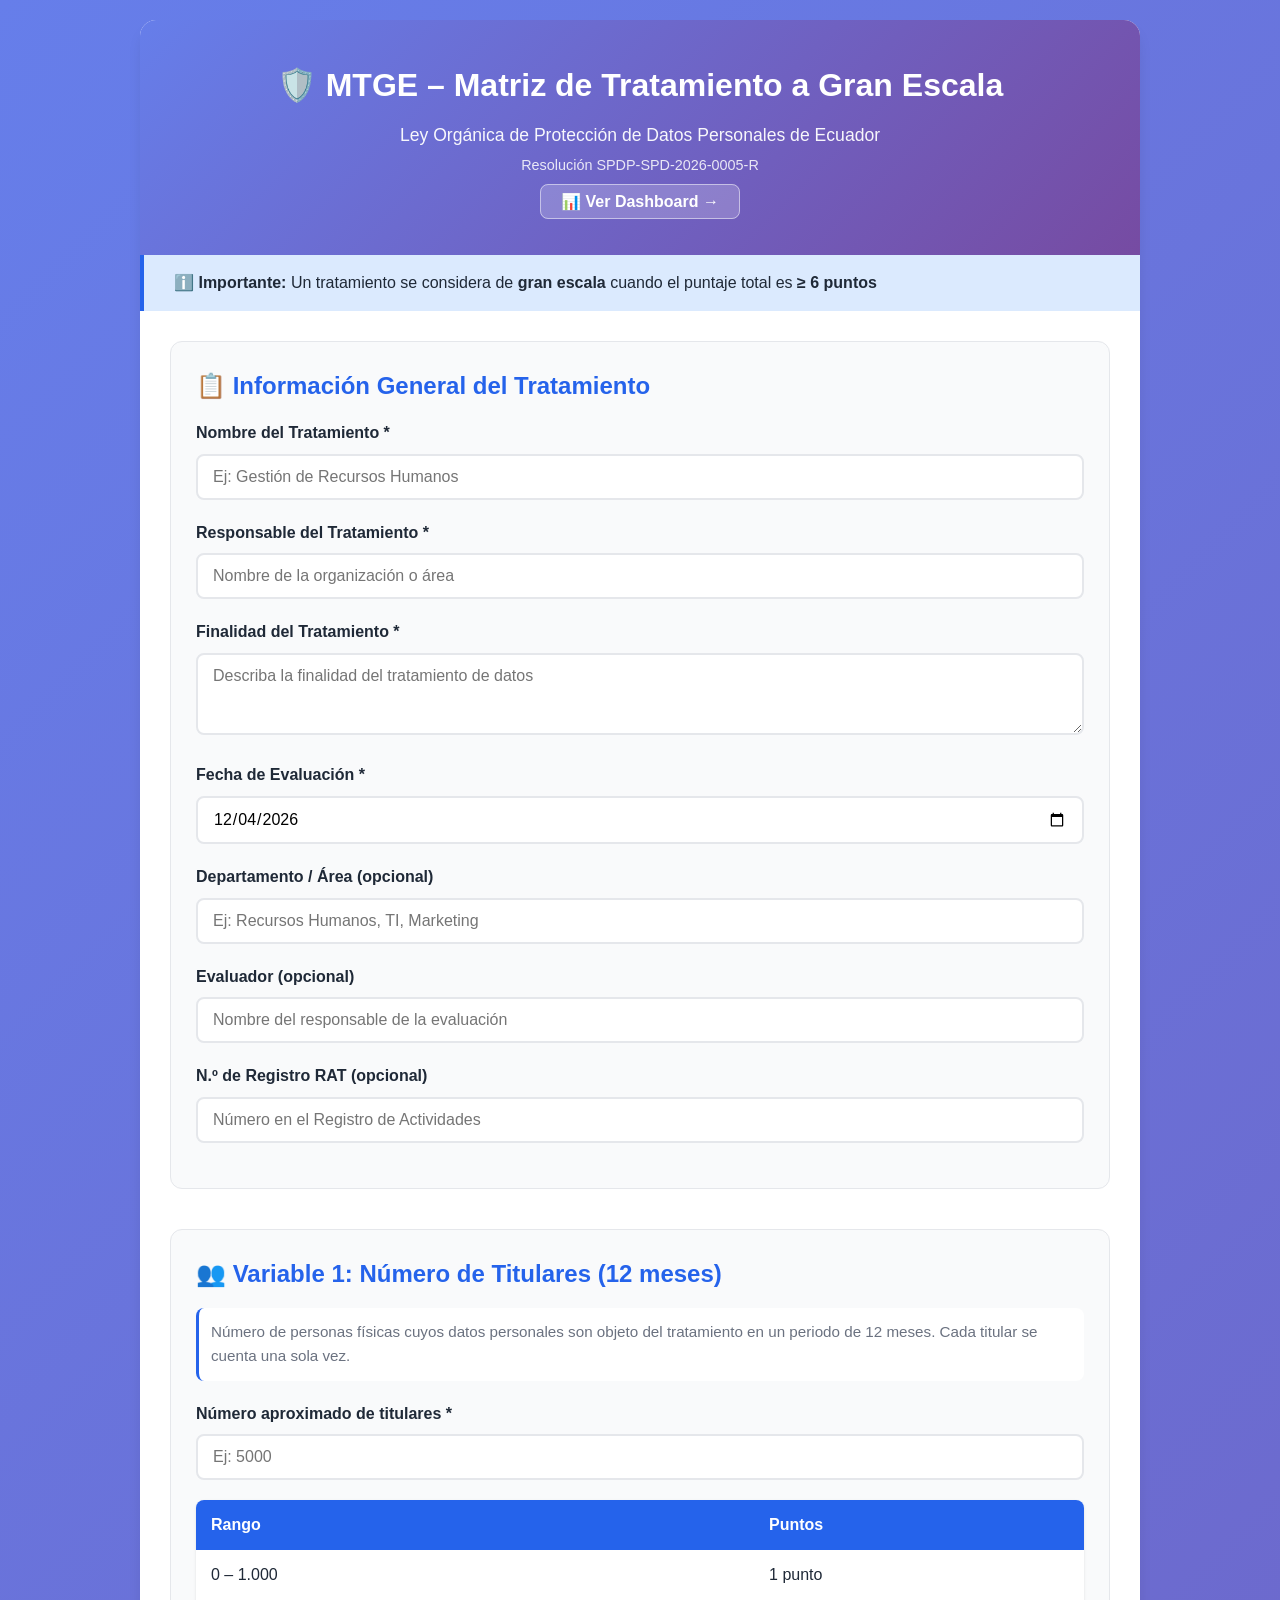
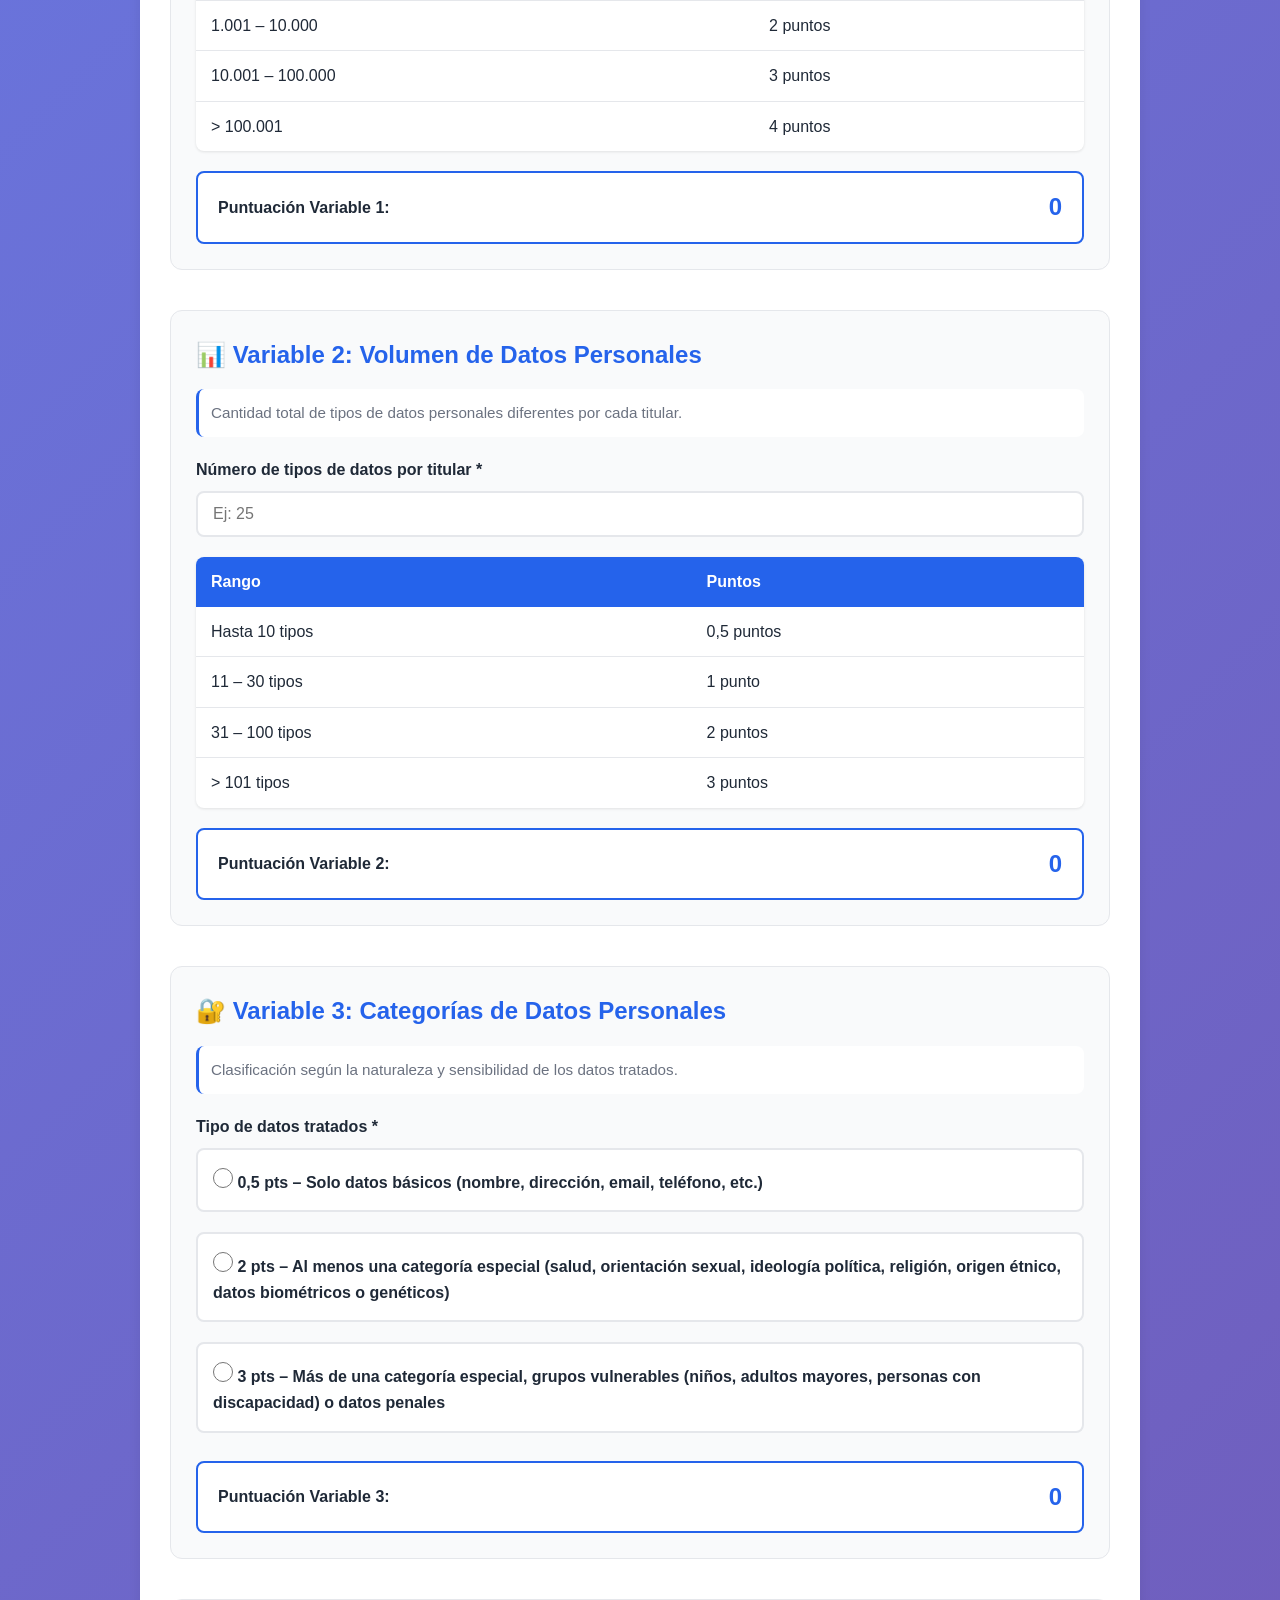
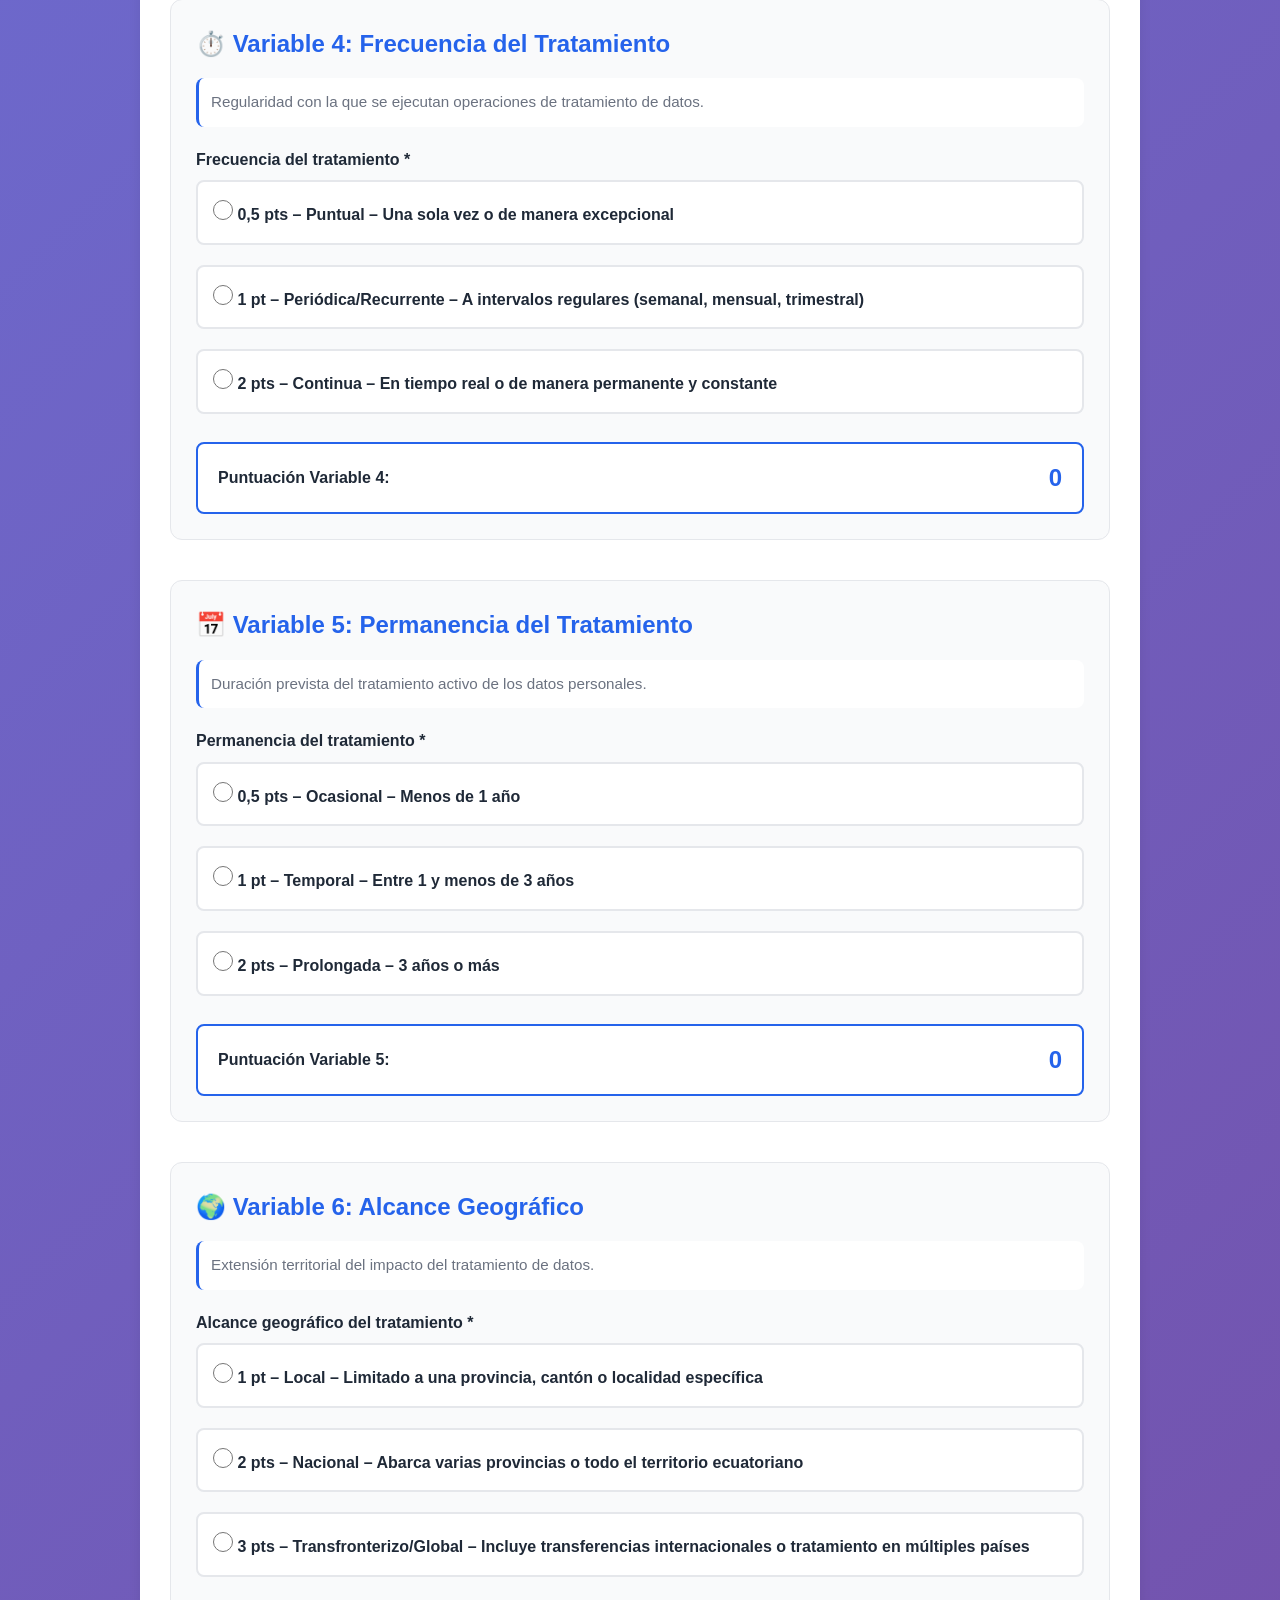
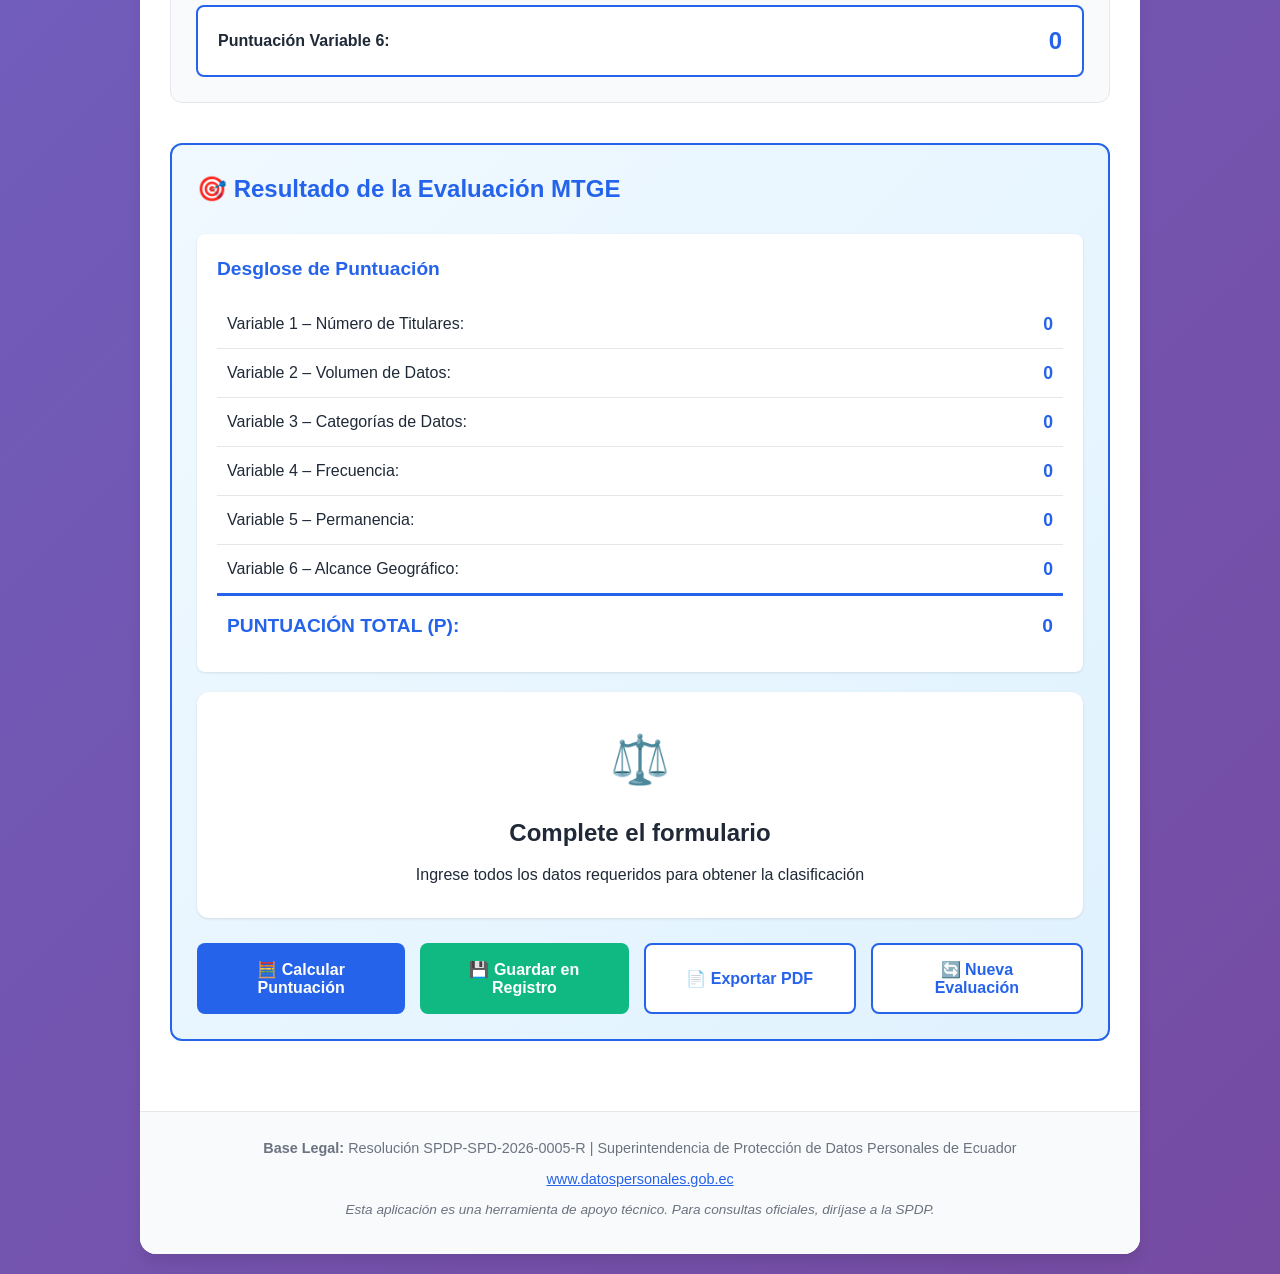
<file: index.html>
<!DOCTYPE html>
<html lang="es">
<head>
  <meta charset="UTF-8">
  <meta name="viewport" content="width=device-width, initial-scale=1.0">
  <title>MTGE – Matriz de Tratamiento a Gran Escala | LOPDP Ecuador</title>
  <style>
/* MTGE - Estilos Generales */
:root {
    --primary-color: #2563eb;
    --secondary-color: #1e40af;
    --success-color: #10b981;
    --warning-color: #f59e0b;
    --danger-color: #ef4444;
    --text-dark: #1f2937;
    --text-light: #6b7280;
    --bg-light: #f9fafb;
    --border-color: #e5e7eb;
    --shadow: 0 1px 3px 0 rgba(0, 0, 0, 0.1);
    --shadow-lg: 0 10px 15px -3px rgba(0, 0, 0, 0.1);
}

* {
    margin: 0;
    padding: 0;
    box-sizing: border-box;
}

body {
    font-family: -apple-system, BlinkMacSystemFont, 'Segoe UI', Roboto, 'Helvetica Neue', Arial, sans-serif;
    line-height: 1.6;
    color: var(--text-dark);
    background: linear-gradient(135deg, #667eea 0%, #764ba2 100%);
    min-height: 100vh;
    padding: 20px;
}

.container {
    max-width: 1000px;
    margin: 0 auto;
    background: white;
    border-radius: 16px;
    box-shadow: var(--shadow-lg);
    overflow: hidden;
}

/* Header */
header {
    background: linear-gradient(135deg, #667eea 0%, #764ba2 100%);
    color: white;
    padding: 40px 30px;
    text-align: center;
}

.logo-section h1 {
    font-size: 2rem;
    margin-bottom: 10px;
    font-weight: 700;
}

.subtitle {
    font-size: 1.1rem;
    opacity: 0.95;
    margin-bottom: 5px;
}

.resolution {
    font-size: 0.9rem;
    opacity: 0.85;
    font-weight: 300;
}

/* Info Banner */
.info-banner {
    background: #dbeafe;
    border-left: 4px solid var(--primary-color);
    padding: 15px 30px;
    margin: 0;
    color: var(--text-dark);
}

/* Form Sections */
form {
    padding: 30px;
}

.form-section {
    margin-bottom: 40px;
    padding: 25px;
    background: var(--bg-light);
    border-radius: 12px;
    border: 1px solid var(--border-color);
}

.form-section h2 {
    color: var(--primary-color);
    font-size: 1.5rem;
    margin-bottom: 15px;
    display: flex;
    align-items: center;
    gap: 10px;
}

.variable-description {
    color: var(--text-light);
    font-size: 0.95rem;
    margin-bottom: 20px;
    padding: 12px;
    background: white;
    border-radius: 8px;
    border-left: 3px solid var(--primary-color);
}

/* Form Groups */
.form-group {
    margin-bottom: 20px;
}

.form-group label {
    display: block;
    font-weight: 600;
    margin-bottom: 8px;
    color: var(--text-dark);
}

.form-group input[type="text"],
.form-group input[type="number"],
.form-group input[type="date"],
.form-group textarea {
    width: 100%;
    padding: 12px 15px;
    border: 2px solid var(--border-color);
    border-radius: 8px;
    font-size: 1rem;
    transition: all 0.3s ease;
    font-family: inherit;
}

.form-group input:focus,
.form-group textarea:focus {
    outline: none;
    border-color: var(--primary-color);
    box-shadow: 0 0 0 3px rgba(37, 99, 235, 0.1);
}

.form-group textarea {
    resize: vertical;
    min-height: 80px;
}

/* Radio Groups */
.radio-group {
    display: flex;
    flex-direction: column;
    gap: 12px;
}

.radio-label {
    display: flex;
    align-items: flex-start;
    gap: 12px;
    padding: 15px;
    background: white;
    border: 2px solid var(--border-color);
    border-radius: 8px;
    cursor: pointer;
    transition: all 0.3s ease;
}

.radio-label:hover {
    border-color: var(--primary-color);
    background: #f0f9ff;
}

.radio-label input[type="radio"] {
    margin-top: 3px;
    width: 20px;
    height: 20px;
    cursor: pointer;
}

.radio-label input[type="radio"]:checked + span {
    color: var(--primary-color);
    font-weight: 600;
}

.radio-label span {
    flex: 1;
    line-height: 1.5;
}

/* Scoring Tables */
.scoring-table {
    margin: 20px 0;
}

.scoring-table table {
    width: 100%;
    border-collapse: collapse;
    background: white;
    border-radius: 8px;
    overflow: hidden;
    box-shadow: var(--shadow);
}

.scoring-table th,
.scoring-table td {
    padding: 12px 15px;
    text-align: left;
}

.scoring-table thead {
    background: var(--primary-color);
    color: white;
}

.scoring-table tbody tr {
    border-bottom: 1px solid var(--border-color);
}

.scoring-table tbody tr:last-child {
    border-bottom: none;
}

.scoring-table tbody tr:hover {
    background: var(--bg-light);
}

/* Result Boxes */
.result-box {
    display: flex;
    justify-content: space-between;
    align-items: center;
    padding: 15px 20px;
    background: white;
    border: 2px solid var(--primary-color);
    border-radius: 8px;
    margin-top: 15px;
    font-weight: 600;
}

.result-box .score {
    font-size: 1.5rem;
    color: var(--primary-color);
    font-weight: 700;
}

/* Result Section */
.result-section {
    background: linear-gradient(135deg, #f0f9ff 0%, #e0f2fe 100%);
    border: 2px solid var(--primary-color);
}

.final-score {
    margin: 25px 0;
}

.score-breakdown {
    background: white;
    padding: 20px;
    border-radius: 8px;
    margin-bottom: 20px;
    box-shadow: var(--shadow);
}

.score-breakdown h3 {
    color: var(--primary-color);
    margin-bottom: 15px;
    font-size: 1.2rem;
}

.score-breakdown table {
    width: 100%;
    border-collapse: collapse;
}

.score-breakdown td {
    padding: 10px;
    border-bottom: 1px solid var(--border-color);
}

.score-breakdown tr:last-child td {
    border-bottom: none;
}

.score-breakdown td:last-child {
    text-align: right;
    color: var(--primary-color);
    font-size: 1.1rem;
}

.total-row {
    border-top: 3px solid var(--primary-color) !important;
}

.total-row td {
    padding-top: 15px !important;
    font-size: 1.2rem !important;
    color: var(--primary-color) !important;
}

/* Classification */
.classification {
    background: white;
    padding: 30px;
    border-radius: 12px;
    text-align: center;
    box-shadow: var(--shadow);
    margin-bottom: 20px;
}

.classification-icon {
    font-size: 3rem;
    margin-bottom: 15px;
}

.classification h3 {
    font-size: 1.5rem;
    margin-bottom: 10px;
}

.classification.gran-escala {
    background: linear-gradient(135deg, #fee2e2 0%, #fecaca 100%);
    border: 3px solid var(--danger-color);
}

.classification.gran-escala h3 {
    color: var(--danger-color);
}

.classification.no-gran-escala {
    background: linear-gradient(135deg, #d1fae5 0%, #a7f3d0 100%);
    border: 3px solid var(--success-color);
}

.classification.no-gran-escala h3 {
    color: var(--success-color);
}

/* Obligations */
.obligations {
    background: white;
    padding: 20px;
    border-radius: 8px;
    box-shadow: var(--shadow);
}

.obligations h3 {
    color: var(--primary-color);
    margin-bottom: 15px;
}

.obligations ul {
    list-style: none;
    padding: 0;
}

.obligations li {
    padding: 12px;
    margin-bottom: 10px;
    background: var(--bg-light);
    border-left: 4px solid var(--warning-color);
    border-radius: 4px;
}

.obligations li::before {
    content: "✓ ";
    color: var(--success-color);
    font-weight: bold;
    margin-right: 8px;
}

/* Buttons */
.button-group {
    display: flex;
    gap: 15px;
    flex-wrap: wrap;
    margin-top: 25px;
}

.btn {
    flex: 1;
    min-width: 200px;
    padding: 15px 25px;
    border: none;
    border-radius: 8px;
    font-size: 1rem;
    font-weight: 600;
    cursor: pointer;
    transition: all 0.3s ease;
    display: flex;
    align-items: center;
    justify-content: center;
    gap: 8px;
}

.btn-primary {
    background: var(--primary-color);
    color: white;
}

.btn-primary:hover {
    background: var(--secondary-color);
    transform: translateY(-2px);
    box-shadow: var(--shadow-lg);
}

.btn-secondary {
    background: white;
    color: var(--primary-color);
    border: 2px solid var(--primary-color);
}

.btn-secondary:hover {
    background: var(--primary-color);
    color: white;
    transform: translateY(-2px);
}

/* Footer */
footer {
    background: var(--bg-light);
    padding: 25px 30px;
    text-align: center;
    border-top: 1px solid var(--border-color);
}

footer p {
    margin-bottom: 8px;
    color: var(--text-light);
    font-size: 0.9rem;
}

.footer-note {
    font-size: 0.85rem;
    font-style: italic;
}

/* Responsive Design */
@media (max-width: 768px) {
    body {
        padding: 10px;
    }

    .container {
        border-radius: 12px;
    }

    header {
        padding: 30px 20px;
    }

    .logo-section h1 {
        font-size: 1.5rem;
    }

    form {
        padding: 20px;
    }

    .form-section {
        padding: 20px;
    }

    .button-group {
        flex-direction: column;
    }

    .btn {
        width: 100%;
        min-width: auto;
    }

    .score-breakdown table {
        font-size: 0.9rem;
    }
}

/* Print Styles */
@media print {
    body {
        background: white;
        padding: 0;
    }

    .container {
        box-shadow: none;
    }

    .button-group {
        display: none;
    }

    header {
        background: var(--primary-color);
        -webkit-print-color-adjust: exact;
        print-color-adjust: exact;
    }
}
  </style>
</head>
<body>
  <div class="container">
    <header>
      <div class="logo-section">
        <h1>🛡️ MTGE – Matriz de Tratamiento a Gran Escala</h1>
        <p class="subtitle">Ley Orgánica de Protección de Datos Personales de Ecuador</p>
        <p class="resolution">Resolución SPDP-SPD-2026-0005-R</p>
        <p style="margin-top:12px;">
          <a href="dashboard.html"
             style="background:rgba(255,255,255,.2);color:#fff;text-decoration:none;
                    padding:8px 20px;border-radius:8px;border:1px solid rgba(255,255,255,.5);
                    font-weight:600;">
            📊 Ver Dashboard →
          </a>
        </p>
      </div>
    </header>

    <div class="info-banner">
      <strong>ℹ️ Importante:</strong> Un tratamiento se considera de
      <strong>gran escala</strong> cuando el puntaje total es <strong>≥ 6 puntos</strong>
    </div>

    <form id="mtgeForm">
      <!-- Información General -->
      <section class="form-section">
        <h2>📋 Información General del Tratamiento</h2>
        <div class="form-group">
          <label for="nombreTratamiento">Nombre del Tratamiento *</label>
          <input type="text" id="nombreTratamiento" required
                 placeholder="Ej: Gestión de Recursos Humanos">
        </div>
        <div class="form-group">
          <label for="responsable">Responsable del Tratamiento *</label>
          <input type="text" id="responsable" required
                 placeholder="Nombre de la organización o área">
        </div>
        <div class="form-group">
          <label for="finalidad">Finalidad del Tratamiento *</label>
          <textarea id="finalidad" required rows="3"
                    placeholder="Describa la finalidad del tratamiento de datos"></textarea>
        </div>
        <div class="form-group">
          <label for="fechaEvaluacion">Fecha de Evaluación *</label>
          <input type="date" id="fechaEvaluacion" required>
        </div>
        <div class="form-group">
          <label for="departamento">Departamento / Área (opcional)</label>
          <input type="text" id="departamento" placeholder="Ej: Recursos Humanos, TI, Marketing">
        </div>
        <div class="form-group">
          <label for="evaluador">Evaluador (opcional)</label>
          <input type="text" id="evaluador" placeholder="Nombre del responsable de la evaluación">
        </div>
        <div class="form-group">
          <label for="numeroRAT">N.º de Registro RAT (opcional)</label>
          <input type="text" id="numeroRAT" placeholder="Número en el Registro de Actividades">
        </div>
      </section>

      <!-- Variable 1 -->
      <section class="form-section">
        <h2>👥 Variable 1: Número de Titulares (12 meses)</h2>
        <p class="variable-description">
          Número de personas físicas cuyos datos personales son objeto del tratamiento
          en un periodo de 12 meses. Cada titular se cuenta una sola vez.
        </p>
        <div class="form-group">
          <label for="numTitulares">Número aproximado de titulares *</label>
          <input type="number" id="numTitulares" required min="0" placeholder="Ej: 5000">
        </div>
        <div class="scoring-table">
          <table>
            <thead><tr><th>Rango</th><th>Puntos</th></tr></thead>
            <tbody>
              <tr><td>0 – 1.000</td><td>1 punto</td></tr>
              <tr><td>1.001 – 10.000</td><td>2 puntos</td></tr>
              <tr><td>10.001 – 100.000</td><td>3 puntos</td></tr>
              <tr><td>&gt; 100.001</td><td>4 puntos</td></tr>
            </tbody>
          </table>
        </div>
        <div class="result-box">
          <span>Puntuación Variable 1:</span>
          <span class="score" id="scoreTitulares">0</span>
        </div>
      </section>

      <!-- Variable 2 -->
      <section class="form-section">
        <h2>📊 Variable 2: Volumen de Datos Personales</h2>
        <p class="variable-description">
          Cantidad total de tipos de datos personales diferentes por cada titular.
        </p>
        <div class="form-group">
          <label for="volumenDatos">Número de tipos de datos por titular *</label>
          <input type="number" id="volumenDatos" required min="1" placeholder="Ej: 25">
        </div>
        <div class="scoring-table">
          <table>
            <thead><tr><th>Rango</th><th>Puntos</th></tr></thead>
            <tbody>
              <tr><td>Hasta 10 tipos</td><td>0,5 puntos</td></tr>
              <tr><td>11 – 30 tipos</td><td>1 punto</td></tr>
              <tr><td>31 – 100 tipos</td><td>2 puntos</td></tr>
              <tr><td>&gt; 101 tipos</td><td>3 puntos</td></tr>
            </tbody>
          </table>
        </div>
        <div class="result-box">
          <span>Puntuación Variable 2:</span>
          <span class="score" id="scoreVolumen">0</span>
        </div>
      </section>

      <!-- Variable 3 -->
      <section class="form-section">
        <h2>🔐 Variable 3: Categorías de Datos Personales</h2>
        <p class="variable-description">
          Clasificación según la naturaleza y sensibilidad de los datos tratados.
        </p>
        <div class="form-group">
          <label>Tipo de datos tratados *</label>
          <div class="radio-group">
            <label class="radio-label">
              <input type="radio" name="categorias" value="0.5" required>
              <span><strong>0,5 pts –</strong> Solo datos básicos (nombre, dirección, email, teléfono, etc.)</span>
            </label>
            <label class="radio-label">
              <input type="radio" name="categorias" value="2">
              <span><strong>2 pts –</strong> Al menos una categoría especial (salud, orientación sexual, ideología política, religión, origen étnico, datos biométricos o genéticos)</span>
            </label>
            <label class="radio-label">
              <input type="radio" name="categorias" value="3">
              <span><strong>3 pts –</strong> Más de una categoría especial, grupos vulnerables (niños, adultos mayores, personas con discapacidad) o datos penales</span>
            </label>
          </div>
        </div>
        <div class="result-box">
          <span>Puntuación Variable 3:</span>
          <span class="score" id="scoreCategorias">0</span>
        </div>
      </section>

      <!-- Variable 4 -->
      <section class="form-section">
        <h2>⏱️ Variable 4: Frecuencia del Tratamiento</h2>
        <p class="variable-description">
          Regularidad con la que se ejecutan operaciones de tratamiento de datos.
        </p>
        <div class="form-group">
          <label>Frecuencia del tratamiento *</label>
          <div class="radio-group">
            <label class="radio-label">
              <input type="radio" name="frecuencia" value="0.5" required>
              <span><strong>0,5 pts –</strong> Puntual – Una sola vez o de manera excepcional</span>
            </label>
            <label class="radio-label">
              <input type="radio" name="frecuencia" value="1">
              <span><strong>1 pt –</strong> Periódica/Recurrente – A intervalos regulares (semanal, mensual, trimestral)</span>
            </label>
            <label class="radio-label">
              <input type="radio" name="frecuencia" value="2">
              <span><strong>2 pts –</strong> Continua – En tiempo real o de manera permanente y constante</span>
            </label>
          </div>
        </div>
        <div class="result-box">
          <span>Puntuación Variable 4:</span>
          <span class="score" id="scoreFrecuencia">0</span>
        </div>
      </section>

      <!-- Variable 5 -->
      <section class="form-section">
        <h2>📅 Variable 5: Permanencia del Tratamiento</h2>
        <p class="variable-description">
          Duración prevista del tratamiento activo de los datos personales.
        </p>
        <div class="form-group">
          <label>Permanencia del tratamiento *</label>
          <div class="radio-group">
            <label class="radio-label">
              <input type="radio" name="permanencia" value="0.5" required>
              <span><strong>0,5 pts –</strong> Ocasional – Menos de 1 año</span>
            </label>
            <label class="radio-label">
              <input type="radio" name="permanencia" value="1">
              <span><strong>1 pt –</strong> Temporal – Entre 1 y menos de 3 años</span>
            </label>
            <label class="radio-label">
              <input type="radio" name="permanencia" value="2">
              <span><strong>2 pts –</strong> Prolongada – 3 años o más</span>
            </label>
          </div>
        </div>
        <div class="result-box">
          <span>Puntuación Variable 5:</span>
          <span class="score" id="scorePermanencia">0</span>
        </div>
      </section>

      <!-- Variable 6 -->
      <section class="form-section">
        <h2>🌍 Variable 6: Alcance Geográfico</h2>
        <p class="variable-description">
          Extensión territorial del impacto del tratamiento de datos.
        </p>
        <div class="form-group">
          <label>Alcance geográfico del tratamiento *</label>
          <div class="radio-group">
            <label class="radio-label">
              <input type="radio" name="geografia" value="1" required>
              <span><strong>1 pt –</strong> Local – Limitado a una provincia, cantón o localidad específica</span>
            </label>
            <label class="radio-label">
              <input type="radio" name="geografia" value="2">
              <span><strong>2 pts –</strong> Nacional – Abarca varias provincias o todo el territorio ecuatoriano</span>
            </label>
            <label class="radio-label">
              <input type="radio" name="geografia" value="3">
              <span><strong>3 pts –</strong> Transfronterizo/Global – Incluye transferencias internacionales o tratamiento en múltiples países</span>
            </label>
          </div>
        </div>
        <div class="result-box">
          <span>Puntuación Variable 6:</span>
          <span class="score" id="scoreGeografia">0</span>
        </div>
      </section>

      <!-- Resultado -->
      <section class="form-section result-section">
        <h2>🎯 Resultado de la Evaluación MTGE</h2>
        <div class="final-score">
          <div class="score-breakdown">
            <h3>Desglose de Puntuación</h3>
            <table>
              <tr><td>Variable 1 – Número de Titulares:</td><td><strong id="finalScoreTitulares">0</strong></td></tr>
              <tr><td>Variable 2 – Volumen de Datos:</td><td><strong id="finalScoreVolumen">0</strong></td></tr>
              <tr><td>Variable 3 – Categorías de Datos:</td><td><strong id="finalScoreCategorias">0</strong></td></tr>
              <tr><td>Variable 4 – Frecuencia:</td><td><strong id="finalScoreFrecuencia">0</strong></td></tr>
              <tr><td>Variable 5 – Permanencia:</td><td><strong id="finalScorePermanencia">0</strong></td></tr>
              <tr><td>Variable 6 – Alcance Geográfico:</td><td><strong id="finalScoreGeografia">0</strong></td></tr>
              <tr class="total-row">
                <td><strong>PUNTUACIÓN TOTAL (P):</strong></td>
                <td><strong id="totalScore">0</strong></td>
              </tr>
            </table>
          </div>
          <div class="classification" id="classification">
            <div class="classification-icon">⚖️</div>
            <h3>Complete el formulario</h3>
            <p>Ingrese todos los datos requeridos para obtener la clasificación</p>
          </div>
          <div class="obligations" id="obligations" style="display:none;">
            <h3>📋 Obligaciones Derivadas (Art. 12 Resolución SPDP-SPD-2026-0005-R)</h3>
            <ul id="obligationsList"></ul>
          </div>
        </div>
        <div class="button-group">
          <button type="button" class="btn btn-primary"    onclick="calculateScore()">🧮 Calcular Puntuación</button>
          <button type="button" class="btn btn-primary"
                  style="background:#10b981;border-color:#10b981;"
                  onclick="guardarEnRegistro()">💾 Guardar en Registro</button>
          <button type="button" class="btn btn-secondary"  onclick="exportPDF()">📄 Exportar PDF</button>
          <button type="button" class="btn btn-secondary"  onclick="resetForm()">🔄 Nueva Evaluación</button>
        </div>
      </section>
    </form>

    <footer>
      <p><strong>Base Legal:</strong> Resolución SPDP-SPD-2026-0005-R |
         Superintendencia de Protección de Datos Personales de Ecuador</p>
      <p><a href="https://www.datospersonales.gob.ec/" target="_blank"
            style="color:#2563eb;">www.datospersonales.gob.ec</a></p>
      <p class="footer-note">Esta aplicación es una herramienta de apoyo técnico.
         Para consultas oficiales, diríjase a la SPDP.</p>
    </footer>
  </div>

  <script>
// MTGE - Cálculo y Gestión de Puntuación

// Función para calcular puntuación de titulares
function calculateTitularesScore(numTitulares) {
    if (numTitulares <= 1000) return 1;
    if (numTitulares <= 10000) return 2;
    if (numTitulares <= 100000) return 3;
    return 4;
}

// Función para calcular puntuación de volumen
function calculateVolumenScore(volumen) {
    if (volumen <= 10) return 0.5;
    if (volumen <= 30) return 1;
    if (volumen <= 100) return 2;
    return 3;
}

// Actualizar puntuación en tiempo real
document.getElementById('numTitulares').addEventListener('input', function() {
    const value = parseInt(this.value) || 0;
    const score = calculateTitularesScore(value);
    document.getElementById('scoreTitulares').textContent = score;
});

document.getElementById('volumenDatos').addEventListener('input', function() {
    const value = parseInt(this.value) || 0;
    const score = calculateVolumenScore(value);
    document.getElementById('scoreVolumen').textContent = score;
});

// Actualizar puntuaciones de radio buttons
document.querySelectorAll('input[name="categorias"]').forEach(radio => {
    radio.addEventListener('change', function() {
        document.getElementById('scoreCategorias').textContent = this.value;
    });
});

document.querySelectorAll('input[name="frecuencia"]').forEach(radio => {
    radio.addEventListener('change', function() {
        document.getElementById('scoreFrecuencia').textContent = this.value;
    });
});

document.querySelectorAll('input[name="permanencia"]').forEach(radio => {
    radio.addEventListener('change', function() {
        document.getElementById('scorePermanencia').textContent = this.value;
    });
});

document.querySelectorAll('input[name="geografia"]').forEach(radio => {
    radio.addEventListener('change', function() {
        document.getElementById('scoreGeografia').textContent = this.value;
    });
});

// Función principal de cálculo
function calculateScore() {
    // Validar formulario
    const form = document.getElementById('mtgeForm');
    if (!form.checkValidity()) {
        alert('⚠️ Por favor, complete todos los campos obligatorios antes de calcular.');
        form.reportValidity();
        return;
    }

    // Obtener valores
    const numTitulares = parseInt(document.getElementById('numTitulares').value) || 0;
    const volumenDatos = parseInt(document.getElementById('volumenDatos').value) || 0;
    const categorias = parseFloat(document.querySelector('input[name="categorias"]:checked')?.value || 0);
    const frecuencia = parseFloat(document.querySelector('input[name="frecuencia"]:checked')?.value || 0);
    const permanencia = parseFloat(document.querySelector('input[name="permanencia"]:checked')?.value || 0);
    const geografia = parseFloat(document.querySelector('input[name="geografia"]:checked')?.value || 0);

    // Calcular puntuaciones
    const scoreTitulares = calculateTitularesScore(numTitulares);
    const scoreVolumen = calculateVolumenScore(volumenDatos);

    // Actualizar desglose
    document.getElementById('finalScoreTitulares').textContent = scoreTitulares;
    document.getElementById('finalScoreVolumen').textContent = scoreVolumen;
    document.getElementById('finalScoreCategorias').textContent = categorias;
    document.getElementById('finalScoreFrecuencia').textContent = frecuencia;
    document.getElementById('finalScorePermanencia').textContent = permanencia;
    document.getElementById('finalScoreGeografia').textContent = geografia;

    // Calcular total
    const totalScore = scoreTitulares + scoreVolumen + categorias + frecuencia + permanencia + geografia;
    document.getElementById('totalScore').textContent = totalScore.toFixed(1);

    // Determinar clasificación
    const classification = document.getElementById('classification');
    const isGranEscala = totalScore >= 6;

    if (isGranEscala) {
        classification.className = 'classification gran-escala';
        classification.innerHTML = `
            <div class="classification-icon">🚨</div>
            <h3>TRATAMIENTO DE GRAN ESCALA</h3>
            <p>El tratamiento supera el umbral de 6 puntos y es considerado de <strong>GRAN ESCALA</strong> según el Art. 10 de la Resolución SPDP-SPD-2026-0005-R.</p>
        `;
        
        // Mostrar obligaciones
        const obligations = document.getElementById('obligations');
        obligations.style.display = 'block';
        const obligationsList = document.getElementById('obligationsList');
        obligationsList.innerHTML = `
            <li><strong>Evaluación de Impacto:</strong> Debe realizar una Evaluación de Impacto en la Protección de Datos (EIPD) antes de iniciar el tratamiento (Art. 12.1).</li>
            <li><strong>Delegado de Protección de Datos:</strong> Designación obligatoria de un Delegado de Protección de Datos (DPD) según los requisitos establecidos (Art. 12.2).</li>
            <li><strong>Registro de Actividades:</strong> Incorporación del tratamiento en el Registro de Actividades de Tratamiento (RAT) con la evidencia del cálculo MTGE (Art. 12.3).</li>
            <li><strong>Responsabilidad Proactiva Reforzada:</strong> Activación de medidas reforzadas de responsabilidad proactiva (accountability) previstas en la normativa (Art. 12.4).</li>
            <li><strong>Revisión Periódica:</strong> Revisar y actualizar los valores del MTGE al menos una vez al año o cuando se produzcan variaciones sustanciales (Art. 13).</li>
            <li><strong>Documentación:</strong> Conservar evidencia documental del cálculo durante al menos 5 años.</li>
        `;
    } else {
        classification.className = 'classification no-gran-escala';
        classification.innerHTML = `
            <div class="classification-icon">✅</div>
            <h3>NO ES TRATAMIENTO DE GRAN ESCALA</h3>
            <p>El tratamiento NO supera el umbral de 6 puntos. Sin embargo, debe cumplir con las obligaciones generales de la LOPDP y mantener el principio de responsabilidad proactiva.</p>
        `;
        
        // Ocultar obligaciones específicas de gran escala
        document.getElementById('obligations').style.display = 'none';
    }

    // Scroll suave al resultado
    classification.scrollIntoView({ behavior: 'smooth', block: 'center' });
}

// Función para resetear el formulario
function resetForm() {
    if (confirm('¿Está seguro de que desea iniciar una nueva evaluación? Se perderán todos los datos ingresados.')) {
        document.getElementById('mtgeForm').reset();
        
        // Resetear puntuaciones
        document.getElementById('scoreTitulares').textContent = '0';
        document.getElementById('scoreVolumen').textContent = '0';
        document.getElementById('scoreCategorias').textContent = '0';
        document.getElementById('scoreFrecuencia').textContent = '0';
        document.getElementById('scorePermanencia').textContent = '0';
        document.getElementById('scoreGeografia').textContent = '0';
        
        document.getElementById('finalScoreTitulares').textContent = '0';
        document.getElementById('finalScoreVolumen').textContent = '0';
        document.getElementById('finalScoreCategorias').textContent = '0';
        document.getElementById('finalScoreFrecuencia').textContent = '0';
        document.getElementById('finalScorePermanencia').textContent = '0';
        document.getElementById('finalScoreGeografia').textContent = '0';
        document.getElementById('totalScore').textContent = '0';
        
        // Resetear clasificación
        const classification = document.getElementById('classification');
        classification.className = 'classification';
        classification.innerHTML = `
            <div class="classification-icon">⚖️</div>
            <h3 id="classificationTitle">Complete el formulario</h3>
            <p id="classificationDescription">Ingrese todos los datos requeridos para obtener la clasificación</p>
        `;
        
        document.getElementById('obligations').style.display = 'none';
        
        // Scroll al inicio
        window.scrollTo({ top: 0, behavior: 'smooth' });
    }
}

// Función para exportar a PDF
function exportPDF() {
    // Validar que se haya calculado
    const totalScore = document.getElementById('totalScore').textContent;
    if (totalScore === '0') {
        alert('⚠️ Primero debe calcular la puntuación antes de exportar.');
        return;
    }

    // Crear contenido para el PDF
    const nombreTratamiento = document.getElementById('nombreTratamiento').value;
    const responsable = document.getElementById('responsable').value;
    const finalidad = document.getElementById('finalidad').value;
    const fechaEvaluacion = document.getElementById('fechaEvaluacion').value;
    const numTitulares = document.getElementById('numTitulares').value;
    const volumenDatos = document.getElementById('volumenDatos').value;
    
    const scoreTitulares = document.getElementById('finalScoreTitulares').textContent;
    const scoreVolumen = document.getElementById('finalScoreVolumen').textContent;
    const scoreCategorias = document.getElementById('finalScoreCategorias').textContent;
    const scoreFrecuencia = document.getElementById('finalScoreFrecuencia').textContent;
    const scorePermanencia = document.getElementById('finalScorePermanencia').textContent;
    const scoreGeografia = document.getElementById('finalScoreGeografia').textContent;
    
    const isGranEscala = parseFloat(totalScore) >= 6;
    
    // Obtener textos de selección
    const categoriasText = document.querySelector('input[name="categorias"]:checked')?.nextElementSibling?.textContent || '';
    const frecuenciaText = document.querySelector('input[name="frecuencia"]:checked')?.nextElementSibling?.textContent || '';
    const permanenciaText = document.querySelector('input[name="permanencia"]:checked')?.nextElementSibling?.textContent || '';
    const geografiaText = document.querySelector('input[name="geografia"]:checked')?.nextElementSibling?.textContent || '';

    // Crear ventana de impresión con contenido formateado
    const printWindow = window.open('', '_blank');
    printWindow.document.write(`
        <!DOCTYPE html>
        <html lang="es">
        <head>
            <meta charset="UTF-8">
            <title>Reporte MTGE - ${nombreTratamiento}</title>
            <style>
                body {
                    font-family: Arial, sans-serif;
                    padding: 40px;
                    line-height: 1.6;
                    color: #333;
                }
                .header {
                    text-align: center;
                    border-bottom: 3px solid #2563eb;
                    padding-bottom: 20px;
                    margin-bottom: 30px;
                }
                .header h1 {
                    color: #2563eb;
                    margin-bottom: 10px;
                }
                .section {
                    margin-bottom: 30px;
                }
                .section h2 {
                    color: #2563eb;
                    border-bottom: 2px solid #e5e7eb;
                    padding-bottom: 10px;
                    margin-bottom: 15px;
                }
                .info-row {
                    margin-bottom: 10px;
                }
                .info-row strong {
                    display: inline-block;
                    width: 200px;
                }
                table {
                    width: 100%;
                    border-collapse: collapse;
                    margin: 20px 0;
                }
                table th, table td {
                    border: 1px solid #ddd;
                    padding: 12px;
                    text-align: left;
                }
                table th {
                    background-color: #2563eb;
                    color: white;
                }
                .result-box {
                    padding: 20px;
                    margin: 20px 0;
                    border: 3px solid ${isGranEscala ? '#ef4444' : '#10b981'};
                    background-color: ${isGranEscala ? '#fee2e2' : '#d1fae5'};
                    text-align: center;
                }
                .result-box h3 {
                    color: ${isGranEscala ? '#ef4444' : '#10b981'};
                    font-size: 24px;
                    margin-bottom: 10px;
                }
                .obligations {
                    background-color: #f9fafb;
                    padding: 20px;
                    margin-top: 20px;
                }
                .obligations li {
                    margin-bottom: 10px;
                }
                .footer {
                    margin-top: 40px;
                    padding-top: 20px;
                    border-top: 1px solid #ddd;
                    text-align: center;
                    font-size: 12px;
                    color: #666;
                }
            </style>
        </head>
        <body>
            <div class="header">
                <h1>🛡️ MATRIZ DE TRATAMIENTO A GRAN ESCALA (MTGE)</h1>
                <p>Ley Orgánica de Protección de Datos Personales de Ecuador</p>
                <p>Resolución SPDP-SPD-2026-0005-R</p>
            </div>

            <div class="section">
                <h2>📋 Información General</h2>
                <div class="info-row"><strong>Tratamiento:</strong> ${nombreTratamiento}</div>
                <div class="info-row"><strong>Responsable:</strong> ${responsable}</div>
                <div class="info-row"><strong>Finalidad:</strong> ${finalidad}</div>
                <div class="info-row"><strong>Fecha de Evaluación:</strong> ${fechaEvaluacion}</div>
            </div>

            <div class="section">
                <h2>📊 Evaluación de Variables</h2>
                
                <h3>Variable 1: Número de Titulares</h3>
                <div class="info-row"><strong>Número de titulares (12 meses):</strong> ${numTitulares}</div>
                <div class="info-row"><strong>Puntuación:</strong> ${scoreTitulares} puntos</div>

                <h3>Variable 2: Volumen de Datos</h3>
                <div class="info-row"><strong>Tipos de datos por titular:</strong> ${volumenDatos}</div>
                <div class="info-row"><strong>Puntuación:</strong> ${scoreVolumen} puntos</div>

                <h3>Variable 3: Categorías de Datos</h3>
                <div class="info-row"><strong>Selección:</strong> ${categoriasText}</div>
                <div class="info-row"><strong>Puntuación:</strong> ${scoreCategorias} puntos</div>

                <h3>Variable 4: Frecuencia del Tratamiento</h3>
                <div class="info-row"><strong>Selección:</strong> ${frecuenciaText}</div>
                <div class="info-row"><strong>Puntuación:</strong> ${scoreFrecuencia} puntos</div>

                <h3>Variable 5: Permanencia del Tratamiento</h3>
                <div class="info-row"><strong>Selección:</strong> ${permanenciaText}</div>
                <div class="info-row"><strong>Puntuación:</strong> ${scorePermanencia} puntos</div>

                <h3>Variable 6: Alcance Geográfico</h3>
                <div class="info-row"><strong>Selección:</strong> ${geografiaText}</div>
                <div class="info-row"><strong>Puntuación:</strong> ${scoreGeografia} puntos</div>
            </div>

            <div class="section">
                <h2>🎯 Resultado de la Evaluación</h2>
                <table>
                    <thead>
                        <tr>
                            <th>Variable</th>
                            <th>Puntuación</th>
                        </tr>
                    </thead>
                    <tbody>
                        <tr><td>Número de Titulares</td><td>${scoreTitulares}</td></tr>
                        <tr><td>Volumen de Datos</td><td>${scoreVolumen}</td></tr>
                        <tr><td>Categorías de Datos</td><td>${scoreCategorias}</td></tr>
                        <tr><td>Frecuencia</td><td>${scoreFrecuencia}</td></tr>
                        <tr><td>Permanencia</td><td>${scorePermanencia}</td></tr>
                        <tr><td>Alcance Geográfico</td><td>${scoreGeografia}</td></tr>
                        <tr style="font-weight: bold; background-color: #f0f9ff;">
                            <td>PUNTUACIÓN TOTAL (P)</td>
                            <td>${totalScore}</td>
                        </tr>
                    </tbody>
                </table>

                <div class="result-box">
                    <h3>${isGranEscala ? '🚨 TRATAMIENTO DE GRAN ESCALA' : '✅ NO ES TRATAMIENTO DE GRAN ESCALA'}</h3>
                    <p>
                        ${isGranEscala 
                            ? 'El tratamiento supera el umbral de 6 puntos y es considerado de GRAN ESCALA según el Art. 10 de la Resolución SPDP-SPD-2026-0005-R.' 
                            : 'El tratamiento NO supera el umbral de 6 puntos. Sin embargo, debe cumplir con las obligaciones generales de la LOPDP.'}
                    </p>
                </div>

                ${isGranEscala ? `
                <div class="obligations">
                    <h3>📋 Obligaciones Derivadas (Art. 12)</h3>
                    <ul>
                        <li><strong>Evaluación de Impacto:</strong> Debe realizar una Evaluación de Impacto en la Protección de Datos (EIPD).</li>
                        <li><strong>Delegado de Protección de Datos:</strong> Designación obligatoria de un DPD.</li>
                        <li><strong>Registro de Actividades:</strong> Incorporación en el RAT con evidencia del cálculo MTGE.</li>
                        <li><strong>Responsabilidad Proactiva Reforzada:</strong> Activación de medidas reforzadas de accountability.</li>
                        <li><strong>Revisión Periódica:</strong> Actualizar el MTGE al menos una vez al año.</li>
                        <li><strong>Documentación:</strong> Conservar evidencia durante al menos 5 años.</li>
                    </ul>
                </div>
                ` : ''}
            </div>

            <div class="footer">
                <p><strong>Base Legal:</strong> Resolución SPDP-SPD-2026-0005-R | Superintendencia de Protección de Datos Personales de Ecuador</p>
                <p>Documento generado el ${new Date().toLocaleDateString('es-EC')} a las ${new Date().toLocaleTimeString('es-EC')}</p>
            </div>
        </body>
        </html>
    `);
    
    printWindow.document.close();
    
    // Esperar a que cargue y ejecutar impresión
    printWindow.onload = function() {
        printWindow.print();
    };
}

// Establecer fecha actual por defecto
document.getElementById('fechaEvaluacion').valueAsDate = new Date();

// Mensaje de bienvenida
console.log('🛡️ MTGE - Matriz de Tratamiento a Gran Escala | LOPDP Ecuador');
console.log('Aplicación desarrollada según Resolución SPDP-SPD-2026-0005-R');

// ── Guardar evaluación en localStorage y redirigir al dashboard ──
function guardarEnRegistro() {
  const total = document.getElementById('totalScore').textContent;
  if (total === '0') {
    alert('⚠️ Primero debe calcular la puntuación.');
    return;
  }
  const tratamiento = {
    id: Date.now(),
    nombre:      document.getElementById('nombreTratamiento').value,
    responsable: document.getElementById('responsable').value,
    finalidad:   document.getElementById('finalidad').value,
    fecha:       document.getElementById('fechaEvaluacion').value,
    departamento:document.getElementById('departamento').value,
    evaluador:   document.getElementById('evaluador').value,
    numeroRAT:   document.getElementById('numeroRAT').value,
    titulares:   parseInt(document.getElementById('numTitulares').value) || 0,
    volumen:     parseInt(document.getElementById('volumenDatos').value) || 0,
    categorias:  parseFloat(document.querySelector('input[name="categorias"]:checked')?.value || 0),
    frecuencia:  parseFloat(document.querySelector('input[name="frecuencia"]:checked')?.value  || 0),
    permanencia: parseFloat(document.querySelector('input[name="permanencia"]:checked')?.value || 0),
    geografia:   parseFloat(document.querySelector('input[name="geografia"]:checked')?.value   || 0),
    puntaje:     parseFloat(total),
    clasificacion: parseFloat(total) >= 6 ? 'gran-escala' : 'no-gran-escala'
  };
  const existentes = JSON.parse(localStorage.getItem('mtge_tratamientos') || '[]');
  existentes.push(tratamiento);
  localStorage.setItem('mtge_tratamientos', JSON.stringify(existentes));
  alert('✅ Evaluación guardada exitosamente.');
  window.location.href = 'dashboard.html';
}
  </script>
</body>
</html>
</file>
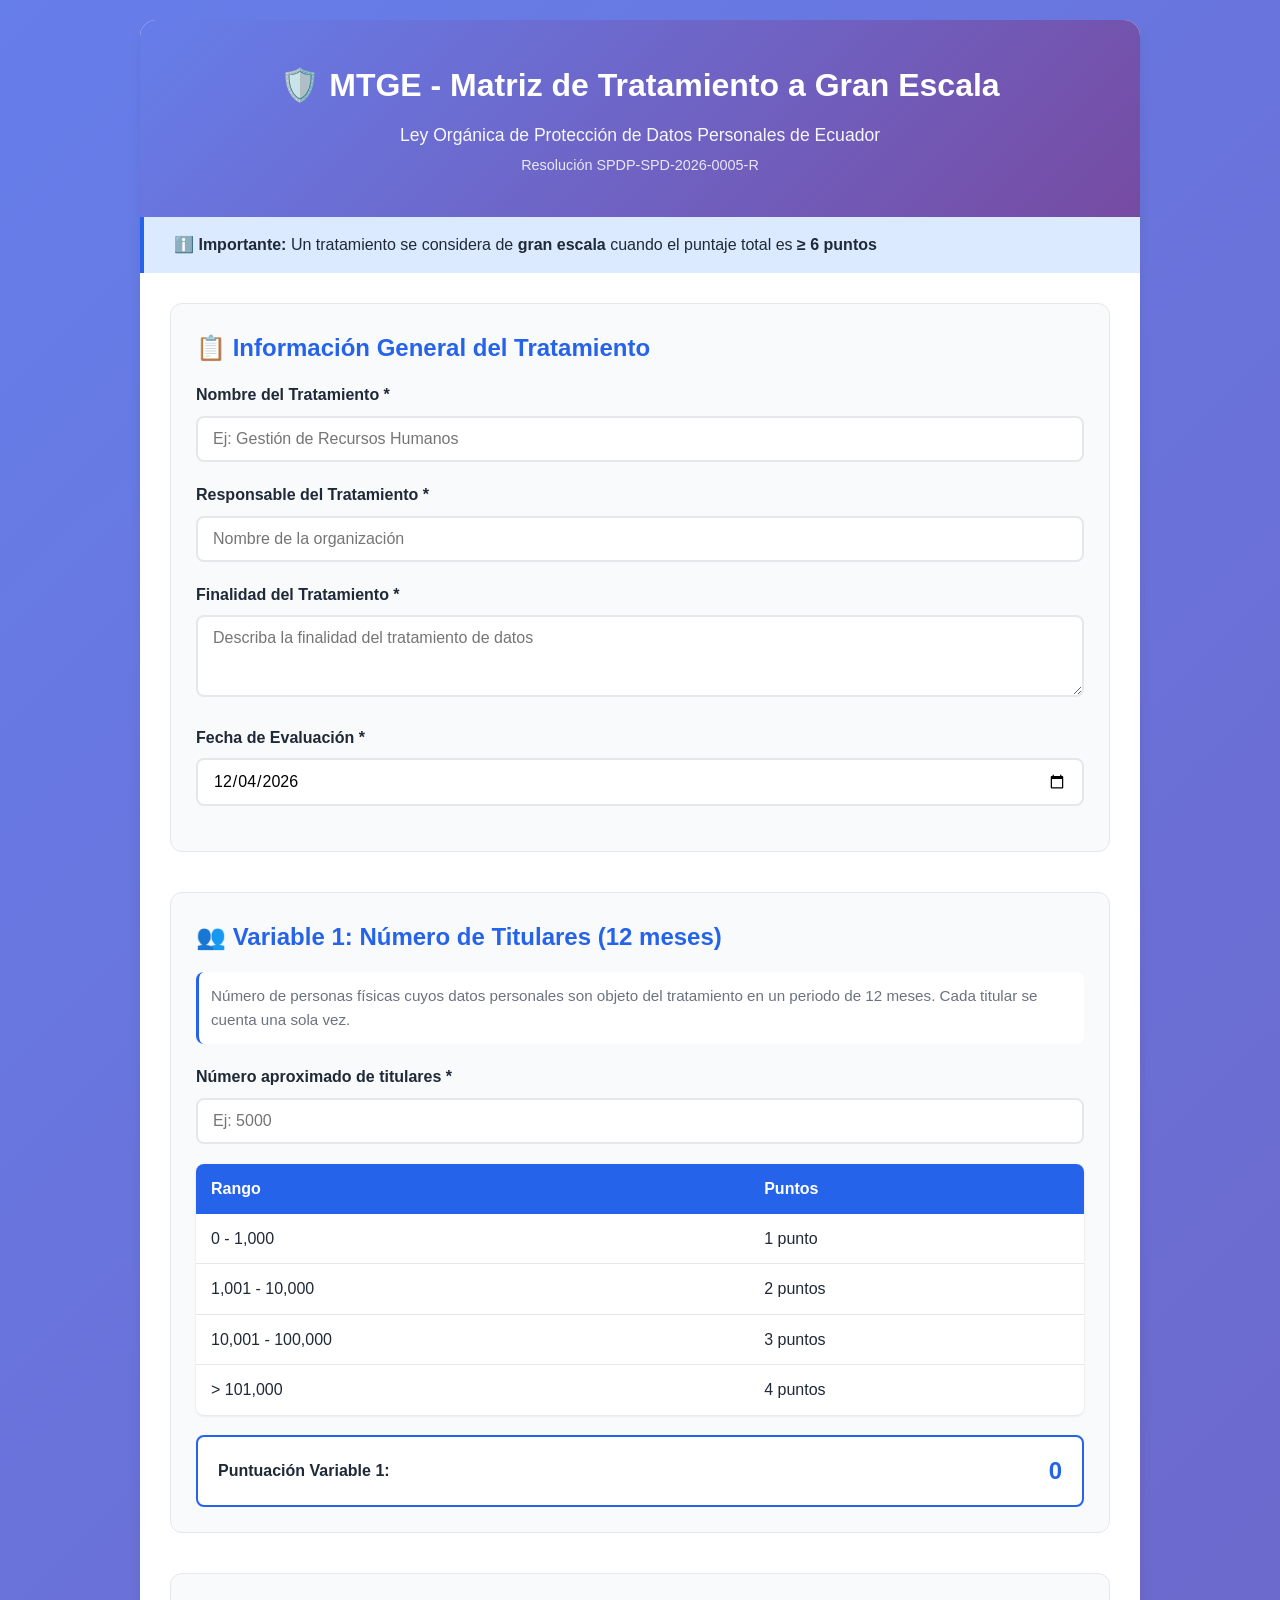
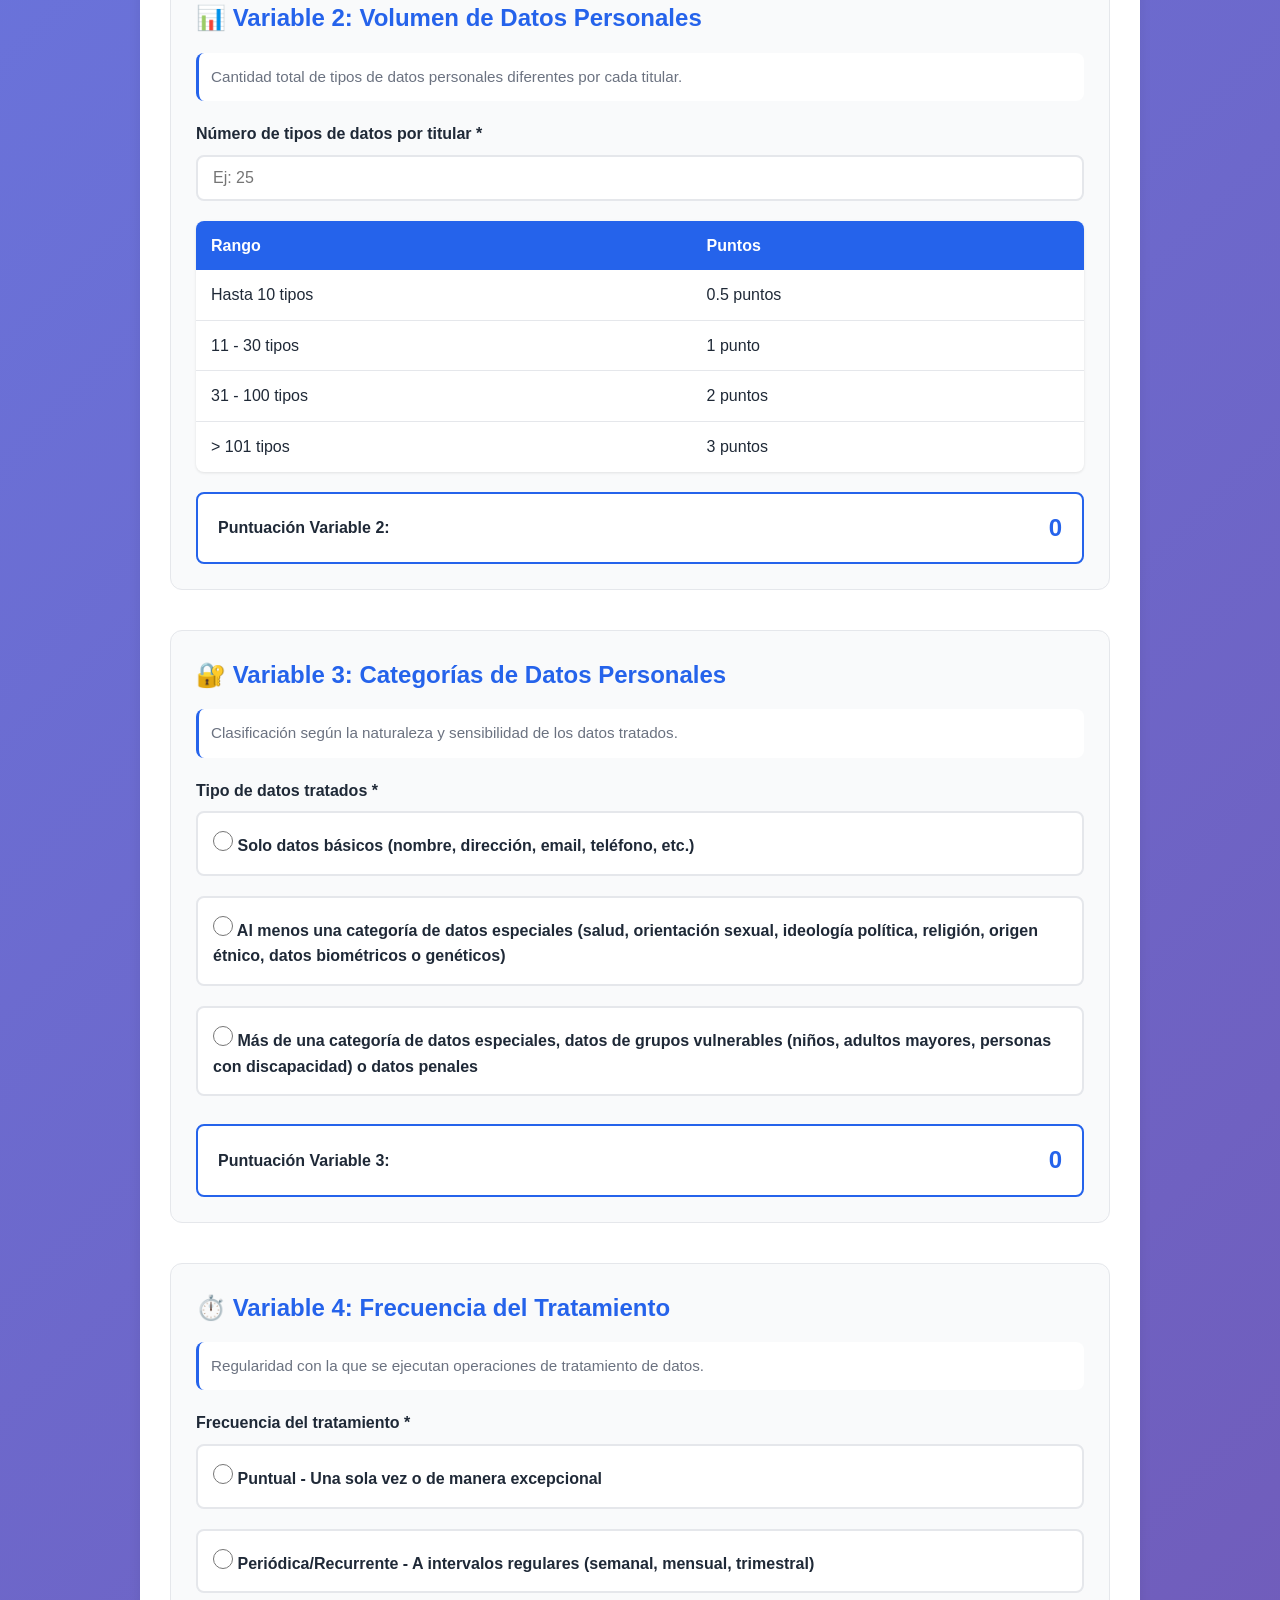
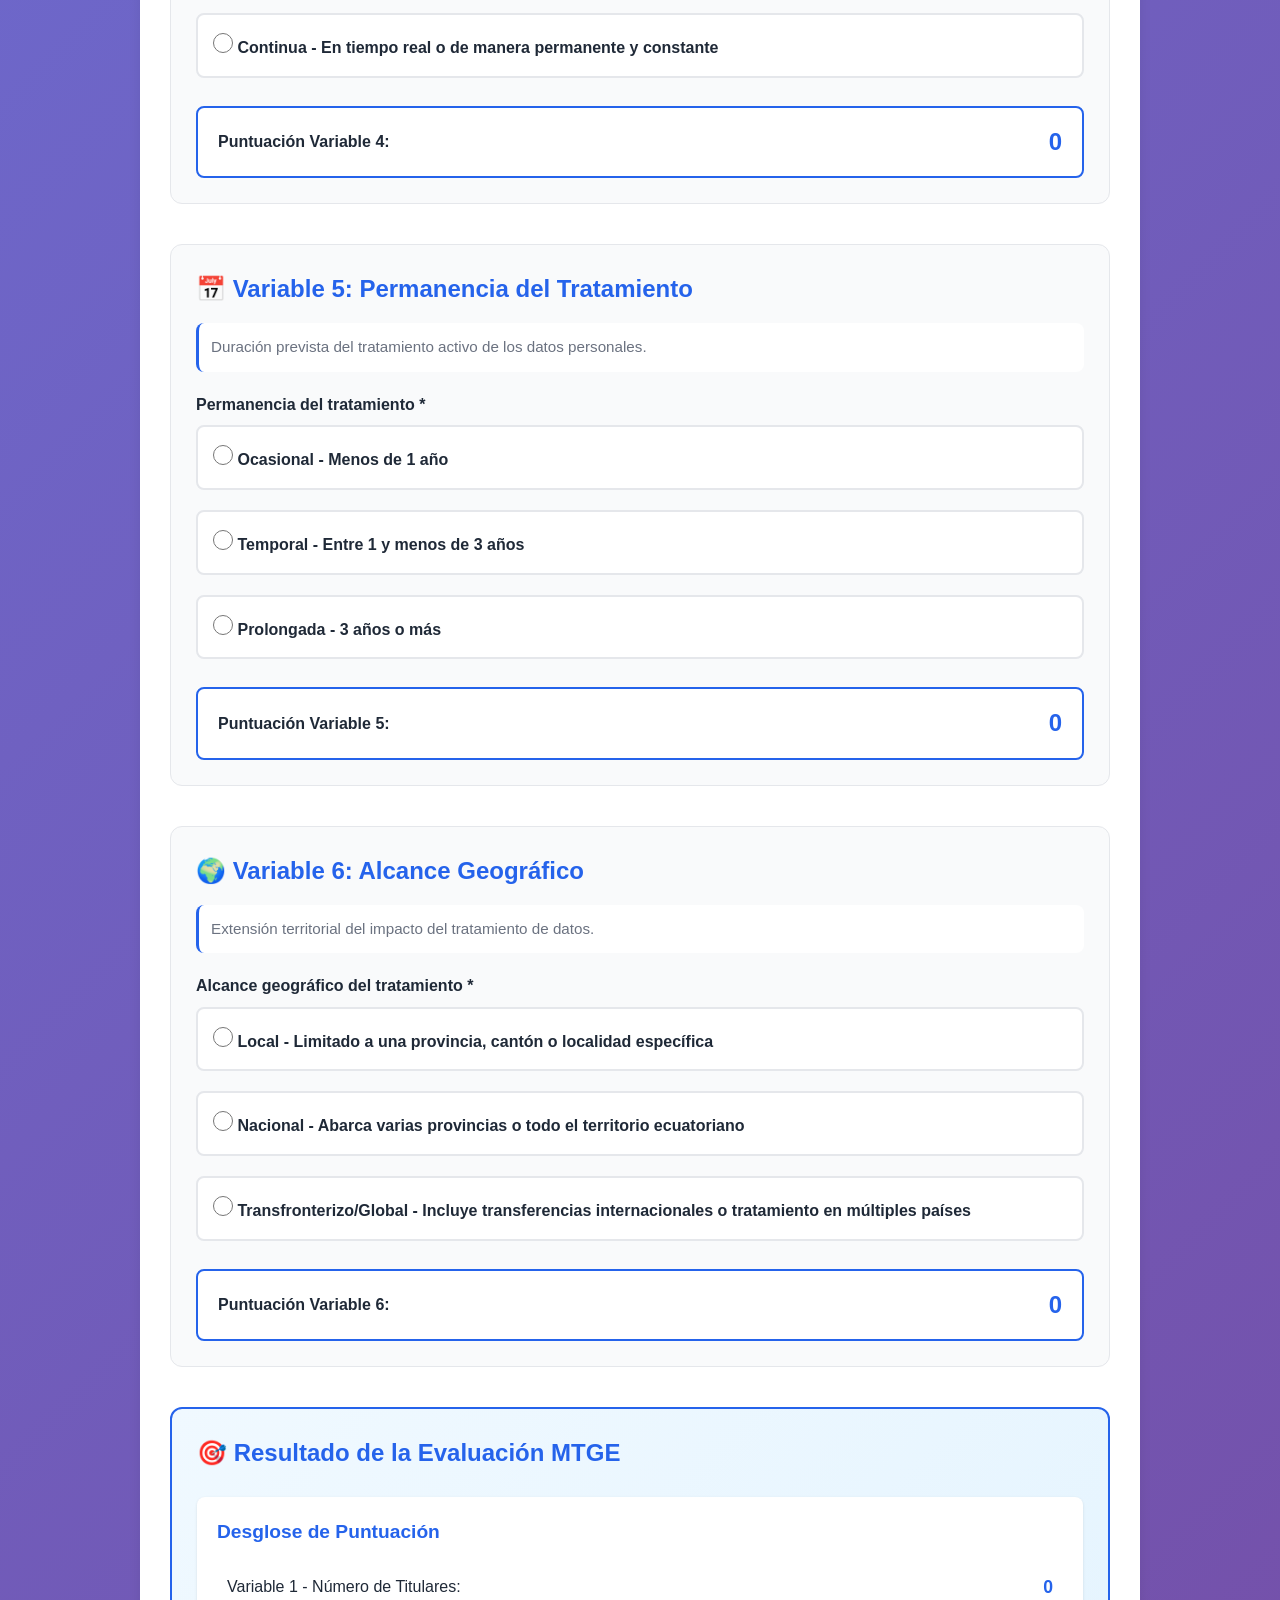
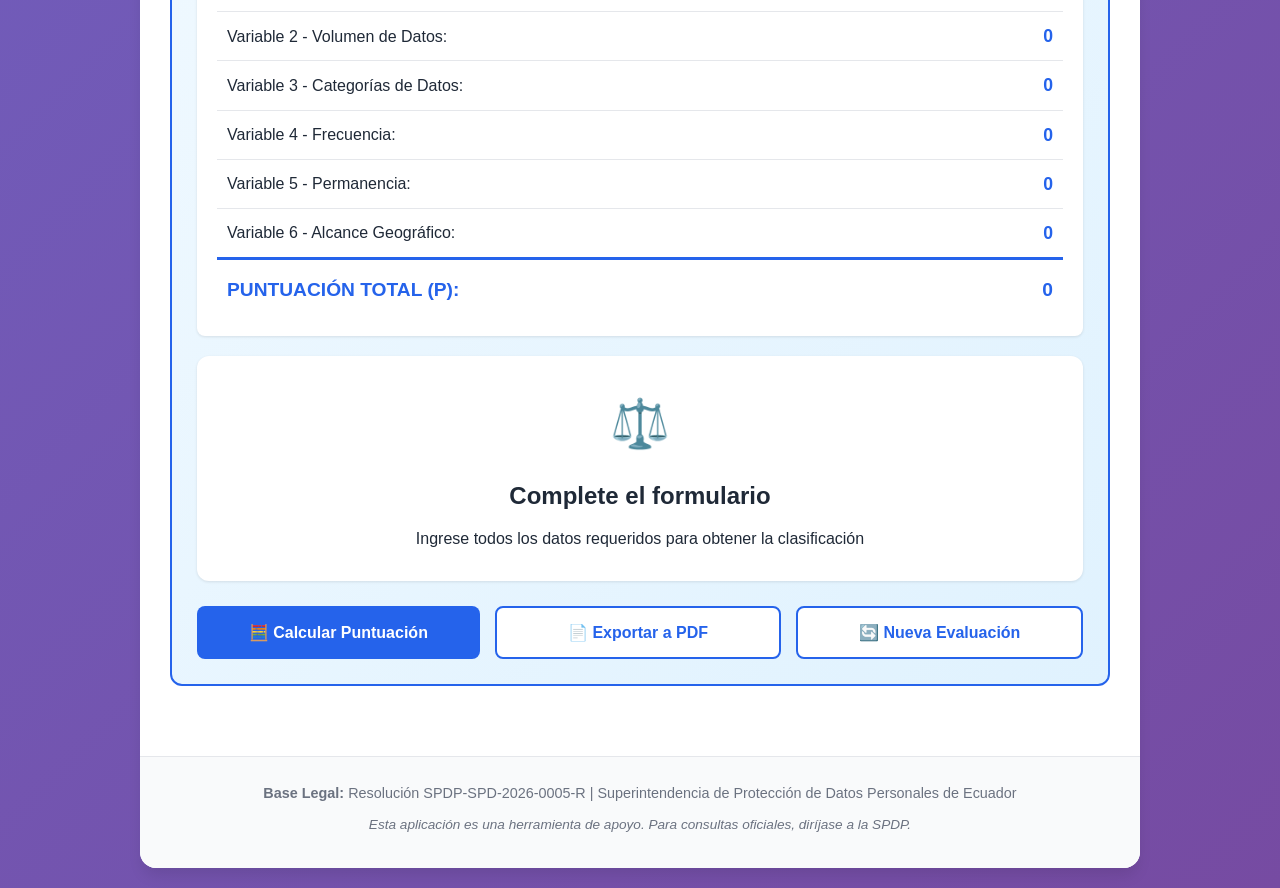
<file: mtge-completo/mtge-app/index.html>
<!DOCTYPE html>
<html lang="es">
<head>
    <meta charset="UTF-8">
    <meta name="viewport" content="width=device-width, initial-scale=1.0">
    <title>MTGE - Matriz de Tratamiento a Gran Escala | LOPDP Ecuador</title>
    <link rel="stylesheet" href="styles.css">
</head>
<body>
    <div class="container">
        <header>
            <div class="logo-section">
                <h1>🛡️ MTGE - Matriz de Tratamiento a Gran Escala</h1>
                <p class="subtitle">Ley Orgánica de Protección de Datos Personales de Ecuador</p>
                <p class="resolution">Resolución SPDP-SPD-2026-0005-R</p>
            </div>
        </header>

        <div class="info-banner">
            <strong>ℹ️ Importante:</strong> Un tratamiento se considera de <strong>gran escala</strong> cuando el puntaje total es <strong>≥ 6 puntos</strong>
        </div>

        <form id="mtgeForm">
            <!-- Información General -->
            <section class="form-section">
                <h2>📋 Información General del Tratamiento</h2>
                
                <div class="form-group">
                    <label for="nombreTratamiento">Nombre del Tratamiento *</label>
                    <input type="text" id="nombreTratamiento" required 
                           placeholder="Ej: Gestión de Recursos Humanos">
                </div>

                <div class="form-group">
                    <label for="responsable">Responsable del Tratamiento *</label>
                    <input type="text" id="responsable" required 
                           placeholder="Nombre de la organización">
                </div>

                <div class="form-group">
                    <label for="finalidad">Finalidad del Tratamiento *</label>
                    <textarea id="finalidad" required rows="3" 
                              placeholder="Describa la finalidad del tratamiento de datos"></textarea>
                </div>

                <div class="form-group">
                    <label for="fechaEvaluacion">Fecha de Evaluación *</label>
                    <input type="date" id="fechaEvaluacion" required>
                </div>
            </section>

            <!-- Variable 1: Número de Titulares -->
            <section class="form-section">
                <h2>👥 Variable 1: Número de Titulares (12 meses)</h2>
                <p class="variable-description">
                    Número de personas físicas cuyos datos personales son objeto del tratamiento en un periodo de 12 meses.
                    Cada titular se cuenta una sola vez.
                </p>
                
                <div class="form-group">
                    <label for="numTitulares">Número aproximado de titulares *</label>
                    <input type="number" id="numTitulares" required min="0" 
                           placeholder="Ej: 5000">
                </div>

                <div class="scoring-table">
                    <table>
                        <thead>
                            <tr>
                                <th>Rango</th>
                                <th>Puntos</th>
                            </tr>
                        </thead>
                        <tbody>
                            <tr>
                                <td>0 - 1,000</td>
                                <td>1 punto</td>
                            </tr>
                            <tr>
                                <td>1,001 - 10,000</td>
                                <td>2 puntos</td>
                            </tr>
                            <tr>
                                <td>10,001 - 100,000</td>
                                <td>3 puntos</td>
                            </tr>
                            <tr>
                                <td>> 101,000</td>
                                <td>4 puntos</td>
                            </tr>
                        </tbody>
                    </table>
                </div>
                
                <div class="result-box">
                    <span>Puntuación Variable 1:</span>
                    <span class="score" id="scoreTitulares">0</span>
                </div>
            </section>

            <!-- Variable 2: Volumen de Datos -->
            <section class="form-section">
                <h2>📊 Variable 2: Volumen de Datos Personales</h2>
                <p class="variable-description">
                    Cantidad total de tipos de datos personales diferentes por cada titular.
                </p>
                
                <div class="form-group">
                    <label for="volumenDatos">Número de tipos de datos por titular *</label>
                    <input type="number" id="volumenDatos" required min="1" 
                           placeholder="Ej: 25">
                </div>

                <div class="scoring-table">
                    <table>
                        <thead>
                            <tr>
                                <th>Rango</th>
                                <th>Puntos</th>
                            </tr>
                        </thead>
                        <tbody>
                            <tr>
                                <td>Hasta 10 tipos</td>
                                <td>0.5 puntos</td>
                            </tr>
                            <tr>
                                <td>11 - 30 tipos</td>
                                <td>1 punto</td>
                            </tr>
                            <tr>
                                <td>31 - 100 tipos</td>
                                <td>2 puntos</td>
                            </tr>
                            <tr>
                                <td>> 101 tipos</td>
                                <td>3 puntos</td>
                            </tr>
                        </tbody>
                    </table>
                </div>
                
                <div class="result-box">
                    <span>Puntuación Variable 2:</span>
                    <span class="score" id="scoreVolumen">0</span>
                </div>
            </section>

            <!-- Variable 3: Categorías de Datos -->
            <section class="form-section">
                <h2>🔐 Variable 3: Categorías de Datos Personales</h2>
                <p class="variable-description">
                    Clasificación según la naturaleza y sensibilidad de los datos tratados.
                </p>
                
                <div class="form-group">
                    <label>Tipo de datos tratados *</label>
                    <div class="radio-group">
                        <label class="radio-label">
                            <input type="radio" name="categorias" value="0.5" required>
                            <span>Solo datos básicos (nombre, dirección, email, teléfono, etc.)</span>
                        </label>
                        <label class="radio-label">
                            <input type="radio" name="categorias" value="2">
                            <span>Al menos una categoría de datos especiales (salud, orientación sexual, ideología política, religión, origen étnico, datos biométricos o genéticos)</span>
                        </label>
                        <label class="radio-label">
                            <input type="radio" name="categorias" value="3">
                            <span>Más de una categoría de datos especiales, datos de grupos vulnerables (niños, adultos mayores, personas con discapacidad) o datos penales</span>
                        </label>
                    </div>
                </div>
                
                <div class="result-box">
                    <span>Puntuación Variable 3:</span>
                    <span class="score" id="scoreCategorias">0</span>
                </div>
            </section>

            <!-- Variable 4: Frecuencia -->
            <section class="form-section">
                <h2>⏱️ Variable 4: Frecuencia del Tratamiento</h2>
                <p class="variable-description">
                    Regularidad con la que se ejecutan operaciones de tratamiento de datos.
                </p>
                
                <div class="form-group">
                    <label>Frecuencia del tratamiento *</label>
                    <div class="radio-group">
                        <label class="radio-label">
                            <input type="radio" name="frecuencia" value="0.5" required>
                            <span>Puntual - Una sola vez o de manera excepcional</span>
                        </label>
                        <label class="radio-label">
                            <input type="radio" name="frecuencia" value="1">
                            <span>Periódica/Recurrente - A intervalos regulares (semanal, mensual, trimestral)</span>
                        </label>
                        <label class="radio-label">
                            <input type="radio" name="frecuencia" value="2">
                            <span>Continua - En tiempo real o de manera permanente y constante</span>
                        </label>
                    </div>
                </div>
                
                <div class="result-box">
                    <span>Puntuación Variable 4:</span>
                    <span class="score" id="scoreFrecuencia">0</span>
                </div>
            </section>

            <!-- Variable 5: Permanencia -->
            <section class="form-section">
                <h2>📅 Variable 5: Permanencia del Tratamiento</h2>
                <p class="variable-description">
                    Duración prevista del tratamiento activo de los datos personales.
                </p>
                
                <div class="form-group">
                    <label>Permanencia del tratamiento *</label>
                    <div class="radio-group">
                        <label class="radio-label">
                            <input type="radio" name="permanencia" value="0.5" required>
                            <span>Ocasional - Menos de 1 año</span>
                        </label>
                        <label class="radio-label">
                            <input type="radio" name="permanencia" value="1">
                            <span>Temporal - Entre 1 y menos de 3 años</span>
                        </label>
                        <label class="radio-label">
                            <input type="radio" name="permanencia" value="2">
                            <span>Prolongada - 3 años o más</span>
                        </label>
                    </div>
                </div>
                
                <div class="result-box">
                    <span>Puntuación Variable 5:</span>
                    <span class="score" id="scorePermanencia">0</span>
                </div>
            </section>

            <!-- Variable 6: Alcance Geográfico -->
            <section class="form-section">
                <h2>🌍 Variable 6: Alcance Geográfico</h2>
                <p class="variable-description">
                    Extensión territorial del impacto del tratamiento de datos.
                </p>
                
                <div class="form-group">
                    <label>Alcance geográfico del tratamiento *</label>
                    <div class="radio-group">
                        <label class="radio-label">
                            <input type="radio" name="geografia" value="1" required>
                            <span>Local - Limitado a una provincia, cantón o localidad específica</span>
                        </label>
                        <label class="radio-label">
                            <input type="radio" name="geografia" value="2">
                            <span>Nacional - Abarca varias provincias o todo el territorio ecuatoriano</span>
                        </label>
                        <label class="radio-label">
                            <input type="radio" name="geografia" value="3">
                            <span>Transfronterizo/Global - Incluye transferencias internacionales o tratamiento en múltiples países</span>
                        </label>
                    </div>
                </div>
                
                <div class="result-box">
                    <span>Puntuación Variable 6:</span>
                    <span class="score" id="scoreGeografia">0</span>
                </div>
            </section>

            <!-- Resultado Final -->
            <section class="form-section result-section">
                <h2>🎯 Resultado de la Evaluación MTGE</h2>
                
                <div class="final-score">
                    <div class="score-breakdown">
                        <h3>Desglose de Puntuación</h3>
                        <table>
                            <tr>
                                <td>Variable 1 - Número de Titulares:</td>
                                <td><strong id="finalScoreTitulares">0</strong></td>
                            </tr>
                            <tr>
                                <td>Variable 2 - Volumen de Datos:</td>
                                <td><strong id="finalScoreVolumen">0</strong></td>
                            </tr>
                            <tr>
                                <td>Variable 3 - Categorías de Datos:</td>
                                <td><strong id="finalScoreCategorias">0</strong></td>
                            </tr>
                            <tr>
                                <td>Variable 4 - Frecuencia:</td>
                                <td><strong id="finalScoreFrecuencia">0</strong></td>
                            </tr>
                            <tr>
                                <td>Variable 5 - Permanencia:</td>
                                <td><strong id="finalScorePermanencia">0</strong></td>
                            </tr>
                            <tr>
                                <td>Variable 6 - Alcance Geográfico:</td>
                                <td><strong id="finalScoreGeografia">0</strong></td>
                            </tr>
                            <tr class="total-row">
                                <td><strong>PUNTUACIÓN TOTAL (P):</strong></td>
                                <td><strong id="totalScore">0</strong></td>
                            </tr>
                        </table>
                    </div>

                    <div class="classification" id="classification">
                        <div class="classification-icon">⚖️</div>
                        <h3 id="classificationTitle">Complete el formulario</h3>
                        <p id="classificationDescription">Ingrese todos los datos requeridos para obtener la clasificación</p>
                    </div>

                    <div class="obligations" id="obligations" style="display: none;">
                        <h3>📋 Obligaciones Derivadas (Art. 12 Resolución)</h3>
                        <ul id="obligationsList"></ul>
                    </div>
                </div>

                <div class="button-group">
                    <button type="button" class="btn btn-primary" onclick="calculateScore()">
                        🧮 Calcular Puntuación
                    </button>
                    <button type="button" class="btn btn-secondary" onclick="exportPDF()">
                        📄 Exportar a PDF
                    </button>
                    <button type="button" class="btn btn-secondary" onclick="resetForm()">
                        🔄 Nueva Evaluación
                    </button>
                </div>
            </section>
        </form>

        <footer>
            <p>
                <strong>Base Legal:</strong> Resolución SPDP-SPD-2026-0005-R | 
                Superintendencia de Protección de Datos Personales de Ecuador
            </p>
            <p class="footer-note">
                Esta aplicación es una herramienta de apoyo. Para consultas oficiales, diríjase a la SPDP.
            </p>
        </footer>
    </div>

    <script src="script.js"></script>
</body>
</html>
</file>
<file: mtge-completo/mtge-app/styles.css>
/* MTGE - Estilos Generales */
:root {
    --primary-color: #2563eb;
    --secondary-color: #1e40af;
    --success-color: #10b981;
    --warning-color: #f59e0b;
    --danger-color: #ef4444;
    --text-dark: #1f2937;
    --text-light: #6b7280;
    --bg-light: #f9fafb;
    --border-color: #e5e7eb;
    --shadow: 0 1px 3px 0 rgba(0, 0, 0, 0.1);
    --shadow-lg: 0 10px 15px -3px rgba(0, 0, 0, 0.1);
}

* {
    margin: 0;
    padding: 0;
    box-sizing: border-box;
}

body {
    font-family: -apple-system, BlinkMacSystemFont, 'Segoe UI', Roboto, 'Helvetica Neue', Arial, sans-serif;
    line-height: 1.6;
    color: var(--text-dark);
    background: linear-gradient(135deg, #667eea 0%, #764ba2 100%);
    min-height: 100vh;
    padding: 20px;
}

.container {
    max-width: 1000px;
    margin: 0 auto;
    background: white;
    border-radius: 16px;
    box-shadow: var(--shadow-lg);
    overflow: hidden;
}

/* Header */
header {
    background: linear-gradient(135deg, #667eea 0%, #764ba2 100%);
    color: white;
    padding: 40px 30px;
    text-align: center;
}

.logo-section h1 {
    font-size: 2rem;
    margin-bottom: 10px;
    font-weight: 700;
}

.subtitle {
    font-size: 1.1rem;
    opacity: 0.95;
    margin-bottom: 5px;
}

.resolution {
    font-size: 0.9rem;
    opacity: 0.85;
    font-weight: 300;
}

/* Info Banner */
.info-banner {
    background: #dbeafe;
    border-left: 4px solid var(--primary-color);
    padding: 15px 30px;
    margin: 0;
    color: var(--text-dark);
}

/* Form Sections */
form {
    padding: 30px;
}

.form-section {
    margin-bottom: 40px;
    padding: 25px;
    background: var(--bg-light);
    border-radius: 12px;
    border: 1px solid var(--border-color);
}

.form-section h2 {
    color: var(--primary-color);
    font-size: 1.5rem;
    margin-bottom: 15px;
    display: flex;
    align-items: center;
    gap: 10px;
}

.variable-description {
    color: var(--text-light);
    font-size: 0.95rem;
    margin-bottom: 20px;
    padding: 12px;
    background: white;
    border-radius: 8px;
    border-left: 3px solid var(--primary-color);
}

/* Form Groups */
.form-group {
    margin-bottom: 20px;
}

.form-group label {
    display: block;
    font-weight: 600;
    margin-bottom: 8px;
    color: var(--text-dark);
}

.form-group input[type="text"],
.form-group input[type="number"],
.form-group input[type="date"],
.form-group textarea {
    width: 100%;
    padding: 12px 15px;
    border: 2px solid var(--border-color);
    border-radius: 8px;
    font-size: 1rem;
    transition: all 0.3s ease;
    font-family: inherit;
}

.form-group input:focus,
.form-group textarea:focus {
    outline: none;
    border-color: var(--primary-color);
    box-shadow: 0 0 0 3px rgba(37, 99, 235, 0.1);
}

.form-group textarea {
    resize: vertical;
    min-height: 80px;
}

/* Radio Groups */
.radio-group {
    display: flex;
    flex-direction: column;
    gap: 12px;
}

.radio-label {
    display: flex;
    align-items: flex-start;
    gap: 12px;
    padding: 15px;
    background: white;
    border: 2px solid var(--border-color);
    border-radius: 8px;
    cursor: pointer;
    transition: all 0.3s ease;
}

.radio-label:hover {
    border-color: var(--primary-color);
    background: #f0f9ff;
}

.radio-label input[type="radio"] {
    margin-top: 3px;
    width: 20px;
    height: 20px;
    cursor: pointer;
}

.radio-label input[type="radio"]:checked + span {
    color: var(--primary-color);
    font-weight: 600;
}

.radio-label span {
    flex: 1;
    line-height: 1.5;
}

/* Scoring Tables */
.scoring-table {
    margin: 20px 0;
}

.scoring-table table {
    width: 100%;
    border-collapse: collapse;
    background: white;
    border-radius: 8px;
    overflow: hidden;
    box-shadow: var(--shadow);
}

.scoring-table th,
.scoring-table td {
    padding: 12px 15px;
    text-align: left;
}

.scoring-table thead {
    background: var(--primary-color);
    color: white;
}

.scoring-table tbody tr {
    border-bottom: 1px solid var(--border-color);
}

.scoring-table tbody tr:last-child {
    border-bottom: none;
}

.scoring-table tbody tr:hover {
    background: var(--bg-light);
}

/* Result Boxes */
.result-box {
    display: flex;
    justify-content: space-between;
    align-items: center;
    padding: 15px 20px;
    background: white;
    border: 2px solid var(--primary-color);
    border-radius: 8px;
    margin-top: 15px;
    font-weight: 600;
}

.result-box .score {
    font-size: 1.5rem;
    color: var(--primary-color);
    font-weight: 700;
}

/* Result Section */
.result-section {
    background: linear-gradient(135deg, #f0f9ff 0%, #e0f2fe 100%);
    border: 2px solid var(--primary-color);
}

.final-score {
    margin: 25px 0;
}

.score-breakdown {
    background: white;
    padding: 20px;
    border-radius: 8px;
    margin-bottom: 20px;
    box-shadow: var(--shadow);
}

.score-breakdown h3 {
    color: var(--primary-color);
    margin-bottom: 15px;
    font-size: 1.2rem;
}

.score-breakdown table {
    width: 100%;
    border-collapse: collapse;
}

.score-breakdown td {
    padding: 10px;
    border-bottom: 1px solid var(--border-color);
}

.score-breakdown tr:last-child td {
    border-bottom: none;
}

.score-breakdown td:last-child {
    text-align: right;
    color: var(--primary-color);
    font-size: 1.1rem;
}

.total-row {
    border-top: 3px solid var(--primary-color) !important;
}

.total-row td {
    padding-top: 15px !important;
    font-size: 1.2rem !important;
    color: var(--primary-color) !important;
}

/* Classification */
.classification {
    background: white;
    padding: 30px;
    border-radius: 12px;
    text-align: center;
    box-shadow: var(--shadow);
    margin-bottom: 20px;
}

.classification-icon {
    font-size: 3rem;
    margin-bottom: 15px;
}

.classification h3 {
    font-size: 1.5rem;
    margin-bottom: 10px;
}

.classification.gran-escala {
    background: linear-gradient(135deg, #fee2e2 0%, #fecaca 100%);
    border: 3px solid var(--danger-color);
}

.classification.gran-escala h3 {
    color: var(--danger-color);
}

.classification.no-gran-escala {
    background: linear-gradient(135deg, #d1fae5 0%, #a7f3d0 100%);
    border: 3px solid var(--success-color);
}

.classification.no-gran-escala h3 {
    color: var(--success-color);
}

/* Obligations */
.obligations {
    background: white;
    padding: 20px;
    border-radius: 8px;
    box-shadow: var(--shadow);
}

.obligations h3 {
    color: var(--primary-color);
    margin-bottom: 15px;
}

.obligations ul {
    list-style: none;
    padding: 0;
}

.obligations li {
    padding: 12px;
    margin-bottom: 10px;
    background: var(--bg-light);
    border-left: 4px solid var(--warning-color);
    border-radius: 4px;
}

.obligations li::before {
    content: "✓ ";
    color: var(--success-color);
    font-weight: bold;
    margin-right: 8px;
}

/* Buttons */
.button-group {
    display: flex;
    gap: 15px;
    flex-wrap: wrap;
    margin-top: 25px;
}

.btn {
    flex: 1;
    min-width: 200px;
    padding: 15px 25px;
    border: none;
    border-radius: 8px;
    font-size: 1rem;
    font-weight: 600;
    cursor: pointer;
    transition: all 0.3s ease;
    display: flex;
    align-items: center;
    justify-content: center;
    gap: 8px;
}

.btn-primary {
    background: var(--primary-color);
    color: white;
}

.btn-primary:hover {
    background: var(--secondary-color);
    transform: translateY(-2px);
    box-shadow: var(--shadow-lg);
}

.btn-secondary {
    background: white;
    color: var(--primary-color);
    border: 2px solid var(--primary-color);
}

.btn-secondary:hover {
    background: var(--primary-color);
    color: white;
    transform: translateY(-2px);
}

/* Footer */
footer {
    background: var(--bg-light);
    padding: 25px 30px;
    text-align: center;
    border-top: 1px solid var(--border-color);
}

footer p {
    margin-bottom: 8px;
    color: var(--text-light);
    font-size: 0.9rem;
}

.footer-note {
    font-size: 0.85rem;
    font-style: italic;
}

/* Responsive Design */
@media (max-width: 768px) {
    body {
        padding: 10px;
    }

    .container {
        border-radius: 12px;
    }

    header {
        padding: 30px 20px;
    }

    .logo-section h1 {
        font-size: 1.5rem;
    }

    form {
        padding: 20px;
    }

    .form-section {
        padding: 20px;
    }

    .button-group {
        flex-direction: column;
    }

    .btn {
        width: 100%;
        min-width: auto;
    }

    .score-breakdown table {
        font-size: 0.9rem;
    }
}

/* Print Styles */
@media print {
    body {
        background: white;
        padding: 0;
    }

    .container {
        box-shadow: none;
    }

    .button-group {
        display: none;
    }

    header {
        background: var(--primary-color);
        -webkit-print-color-adjust: exact;
        print-color-adjust: exact;
    }
}
</file>
